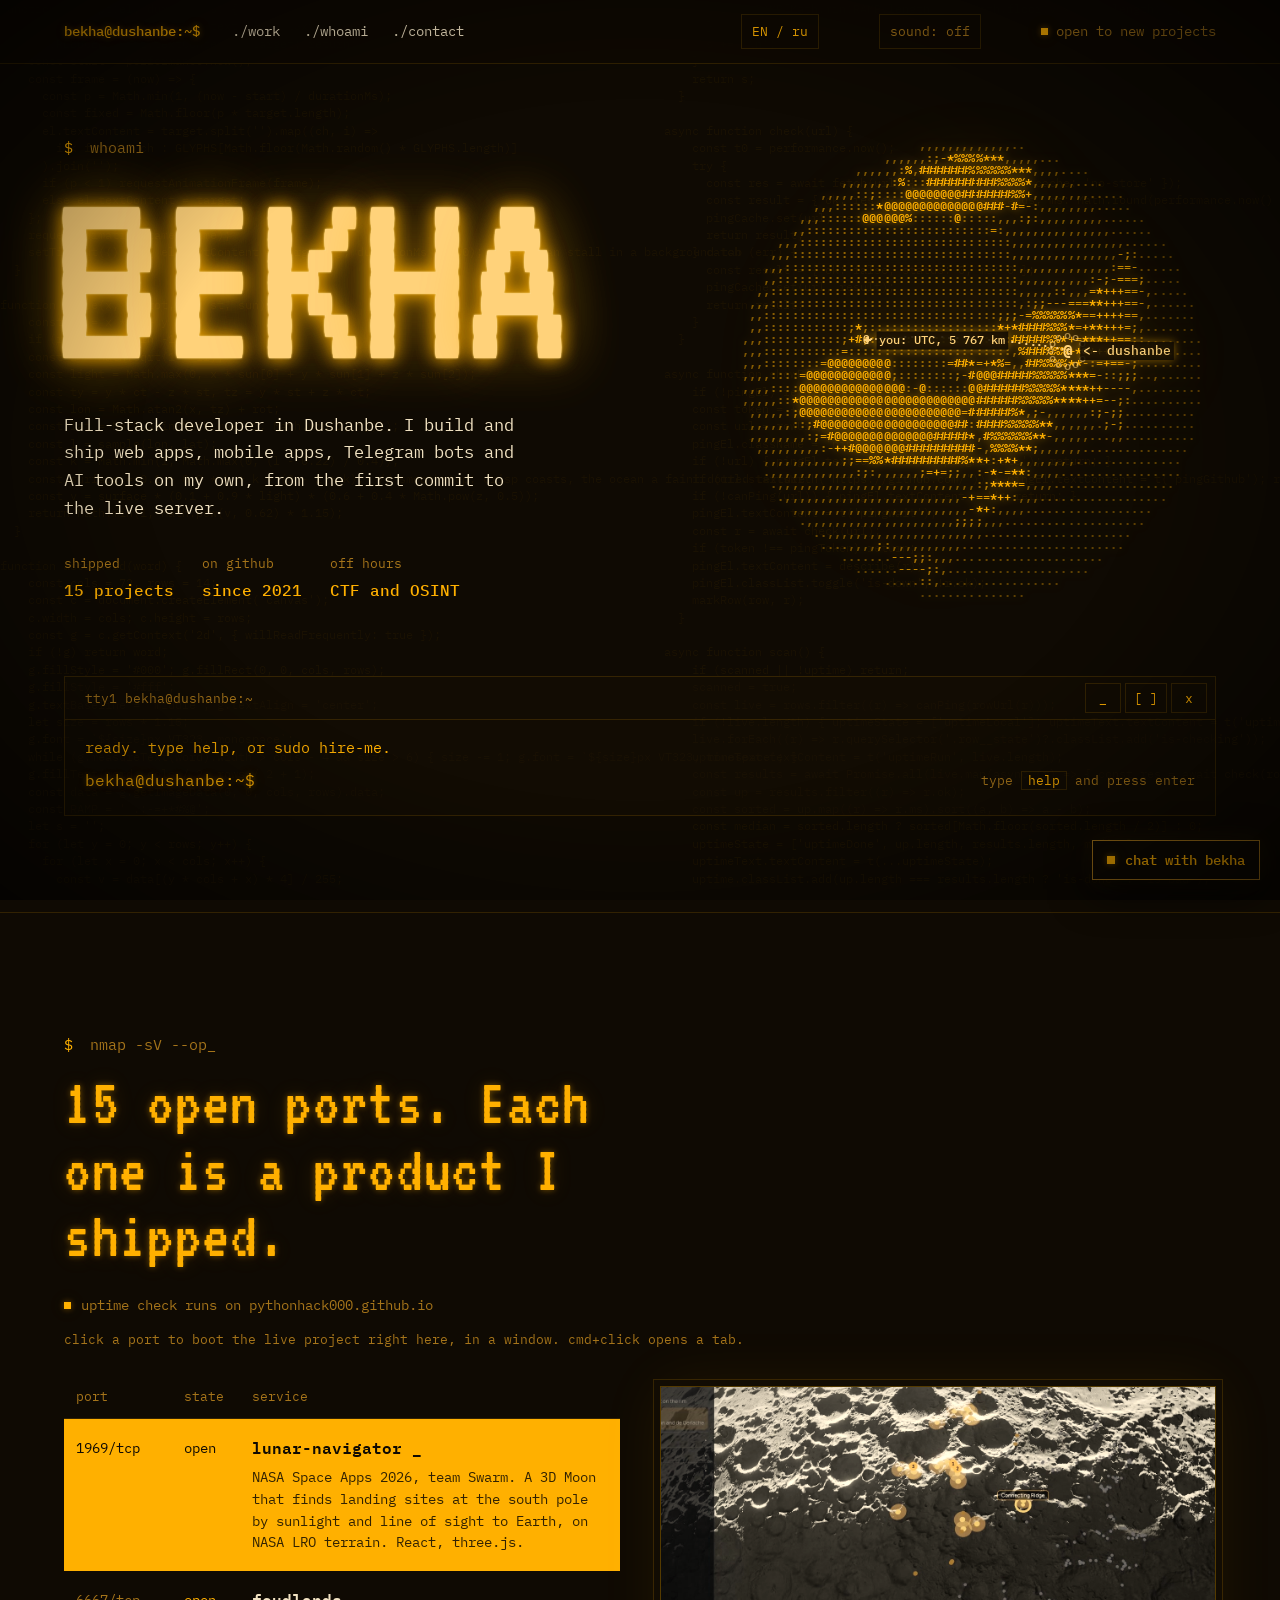
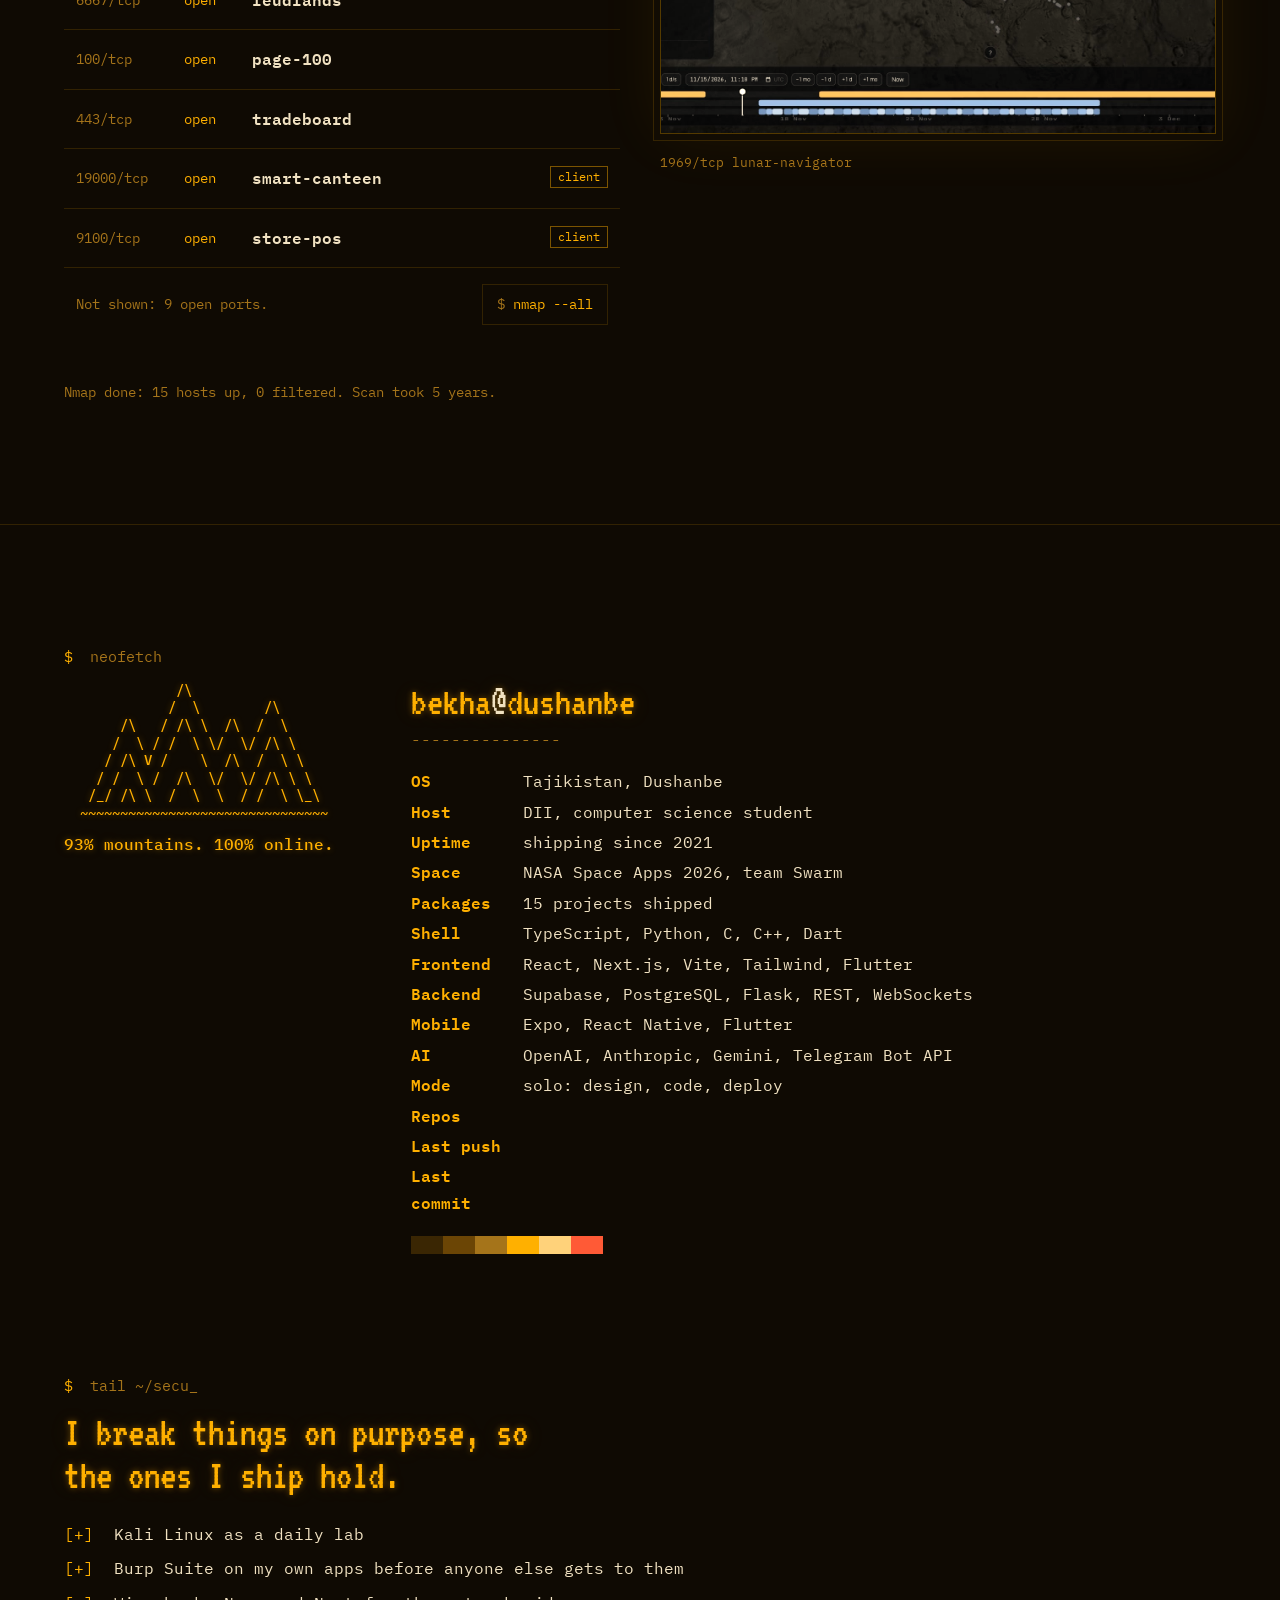
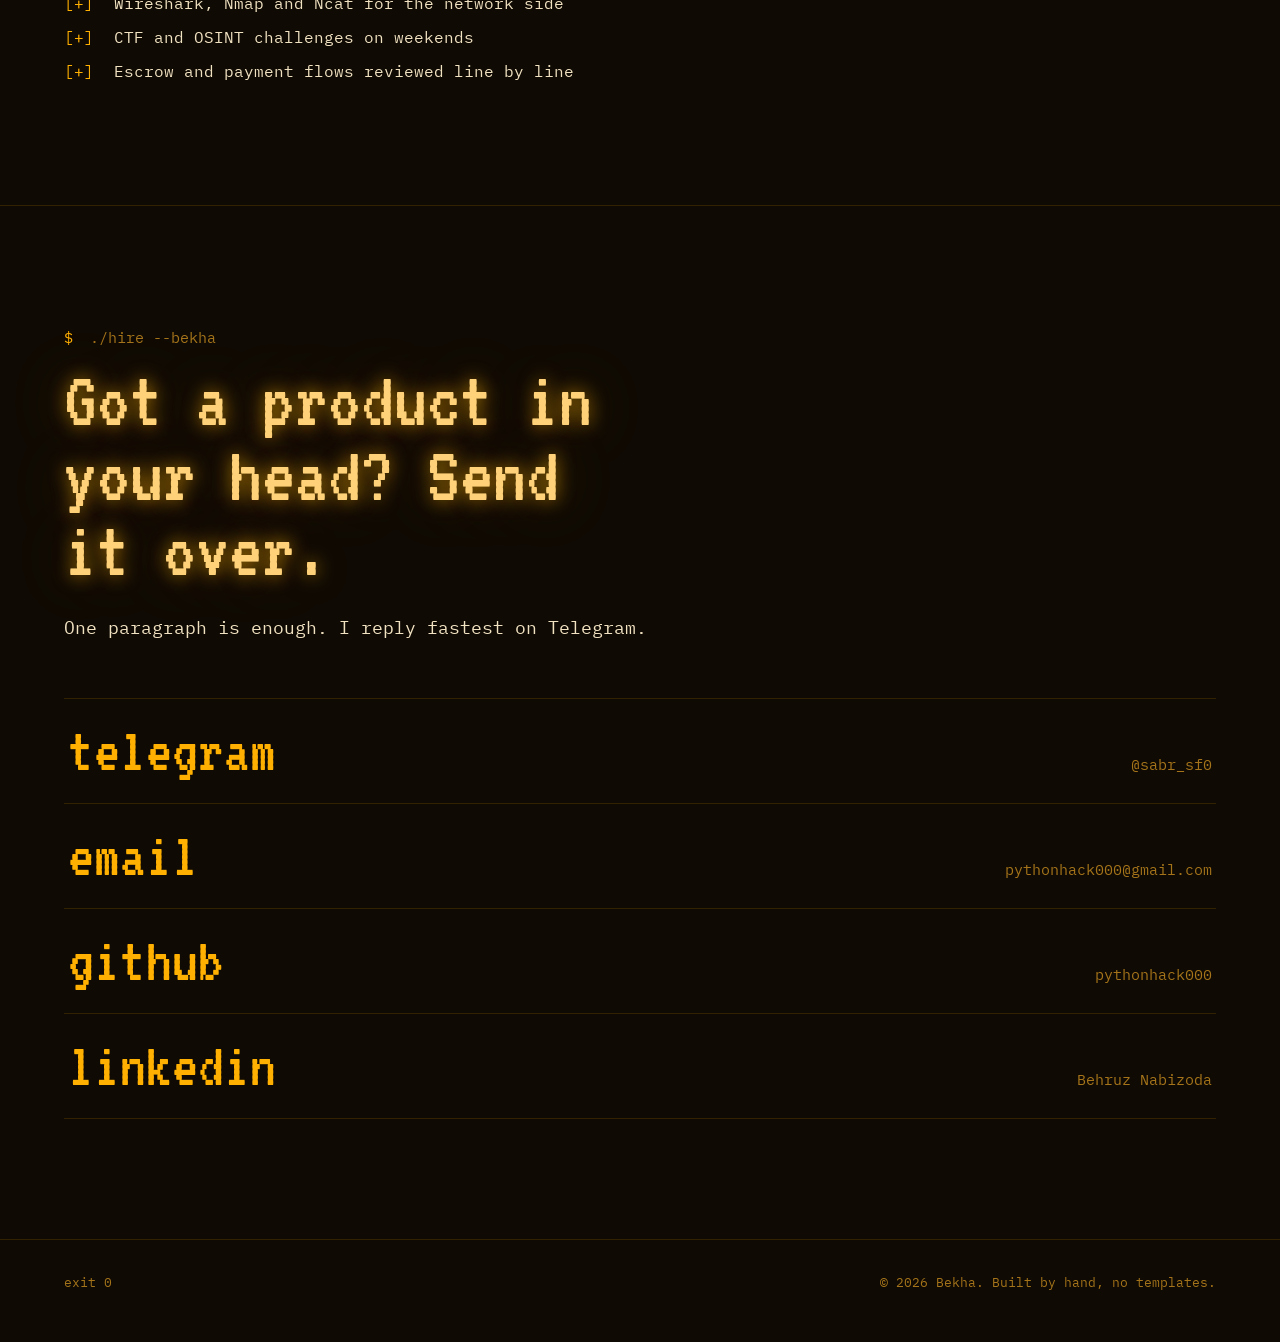
<file: index.html>
<!doctype html>
<html lang="en">
<head>
<meta charset="utf-8">
<meta name="viewport" content="width=device-width, initial-scale=1, viewport-fit=cover">
<title>Bekha — full-stack developer in Dushanbe</title>
<meta name="description" content="Bekha builds and ships web apps, mobile apps, Telegram bots and AI tools from Dushanbe. Type help in the terminal.">
<meta property="og:type" content="website">
<meta property="og:title" content="Bekha — full-stack developer in Dushanbe">
<meta property="og:description" content="Web apps, mobile apps, bots and AI tools, built and shipped solo.">
<meta property="og:image" content="https://pythonhack000.github.io/share.jpg">
<meta name="twitter:card" content="summary_large_image">
<meta name="theme-color" content="#0f0a03">
<link rel="icon" href="favicon.svg" type="image/svg+xml">
<link rel="preconnect" href="https://fonts.googleapis.com">
<link rel="preconnect" href="https://fonts.gstatic.com" crossorigin>
<link href="https://fonts.googleapis.com/css2?family=IBM+Plex+Mono:wght@400;500;600&family=Pixelify+Sans:wght@400;500&family=VT323&display=swap" rel="stylesheet">
<link rel="stylesheet" href="style.css?v=29">
<script>
  try {
    if (sessionStorage.getItem('seen')) document.documentElement.classList.add('seen');
    var t = localStorage.getItem('theme'); if (t) document.documentElement.dataset.theme = t;
    if (!sessionStorage.getItem('intro') && !matchMedia('(prefers-reduced-motion: reduce)').matches) document.documentElement.classList.add('intro-on', 'seen');
  } catch (e) { /* storage blocked: show the intro, default theme */ }
</script>
</head>
<body>
<!-- TODO before deploy: remove the debug note. flag{v13w_th3_s0urc3_250a8c75} -->
<div class="intro" id="intro" aria-hidden="true">
  <canvas></canvas>
  <pre class="intro__log"></pre>
  <p class="intro__lock"></p>
  <div class="intro__title"><p class="intro__name"></p><p class="intro__sub"></p></div>
  <p class="intro__skip" data-i18n="introSkip">press any key to skip</p>
</div>
<div class="power" aria-hidden="true"></div>
<div class="src" aria-hidden="true"><pre class="src__dim" id="srcDim"></pre><pre class="src__lit" id="srcLit"></pre></div>
<a class="skip" href="#work" data-i18n="skip">Skip to projects</a>

<header class="bar">
  <a class="bar__home" href="#top">bekha@dushanbe:~$</a>
  <nav class="bar__nav" aria-label="Main">
    <a href="#work">./work</a>
    <a href="#whoami">./whoami</a>
    <a href="#contact">./contact</a>
  </nav>
  <p class="bar__prog" id="prog" aria-hidden="true">[--------------------]   0%</p>
  <button type="button" class="bar__lang" id="langBtn">EN / ru</button>
  <button type="button" class="bar__sound" id="soundBtn" aria-pressed="false">sound: off</button>
  <p class="bar__status"><span class="led" aria-hidden="true"></span><span data-i18n="status">open to new projects</span></p>
</header>

<main id="top">
  <!-- HERO: the terminal -->
  <section class="hero" aria-labelledby="name">
    <div class="hero__grid">
      <div class="hero__copy">
        <p class="prompt"><span class="prompt__ps">$</span> whoami</p>
        <h1 id="name" class="name" data-i18n="name" data-text="BEKHA">BEKHA</h1>
        <p class="lead" data-i18n="lead">Full-stack developer in Dushanbe. I build and ship web apps, mobile apps, Telegram bots and AI tools on my own, from the first commit to the live server.</p>
        <dl class="facts">
          <div><dt data-i18n="factShipped">shipped</dt><dd data-i18n="factShippedV">15 projects</dd></div>
          <div><dt data-i18n="factGithub">on github</dt><dd data-i18n="factGithubV">since 2021</dd></div>
          <div><dt data-i18n="factOff">off hours</dt><dd data-i18n="factOffV">CTF and OSINT</dd></div>
        </dl>
      </div>
      <figure class="torus" aria-hidden="true">
        <canvas id="globe" class="moon" width="440" height="440"></canvas>
      </figure>
    </div>

    <div class="term" id="term">
      <div class="term__bar">
        <span class="term__title" id="termTitle">tty1  bekha@dushanbe:~</span>
        <div class="term__btns">
          <button type="button" data-win="min" aria-label="Minimise the terminal" aria-pressed="false">_</button>
          <button type="button" data-win="max" aria-label="Full-screen terminal" aria-pressed="false">[ ]</button>
          <button type="button" data-win="close" aria-label="Close the terminal">x</button>
        </div>
      </div>
      <div class="term__body">
        <div class="term__out" id="termOut" role="log" aria-live="polite" aria-label="Terminal output"></div>
        <form class="term__line" id="termForm" autocomplete="off">
          <label class="term__ps" id="termPs" for="termIn">bekha@dushanbe:~$</label>
          <span class="term__field">
            <input id="termIn" class="term__in" type="text" spellcheck="false" autocapitalize="off" aria-describedby="termHint">
            <span class="term__suggest" id="termSuggest" aria-hidden="true"><span class="term__typed"></span><span class="term__rest"></span></span>
          </span>
          <span class="term__hint" id="termHint"><span data-i18n="hintA">type</span> <kbd>help</kbd> <span data-i18n="hintB">and press enter</span></span>
        </form>
      </div>
      <button type="button" class="term__respawn" id="termRespawn" hidden>[process exited with code 0]  respawn the shell</button>
    </div>
  </section>

  <!-- WORK: nmap output -->
  <section class="work" id="work" aria-labelledby="work-h">
    <p class="cmd"><span class="prompt__ps">$</span> nmap -sV --open bekha/work</p>
    <h2 id="work-h" class="h2" data-i18n="workH" data-text="">15 open ports. Each one is a product I shipped.</h2>
    <p class="uptime" id="uptime"><span class="led" aria-hidden="true"></span><span id="uptimeText" data-i18n="uptimeWait">uptime check runs when you scroll here</span></p>
    <p class="work-hint" data-i18n="workHint">click a port to boot the live project right here, in a window. cmd+click opens a tab.</p>

    <div class="scan">
      <div class="scan__head" aria-hidden="true">
        <span>port</span><span>state</span><span>service</span><span>version</span>
      </div>
      <ol class="scan__rows" id="scanRows">
        <li class="row is-on" data-shot="img/work-lunar.jpg" data-alt="Lunar Site Navigator: candidate landing sites glowing on the Moon's south pole">
          <a class="row__link" href="https://pythonhack000.github.io/lunar-navigator/">
            <span class="row__port">1969/tcp</span><span class="row__state">open</span>
            <span class="row__name">lunar-navigator</span>
            <span class="row__ver" data-i18n="rowLunar">NASA Space Apps 2026, team Swarm. A 3D Moon that finds landing sites at the south pole by sunlight and line of sight to Earth, on NASA LRO terrain. React, three.js.</span>
          </a>
        </li>
        <li class="row" data-ascii="FEUD" data-alt="Feudlands">
          <a class="row__link" href="https://www.reddit.com/r/feudlands_dev/comments/1y4sw8n/feudlands_day_1_cats_or_dogs_pick_a_side_and_take/">
            <span class="row__port">6667/tcp</span><span class="row__state">open</span>
            <span class="row__name">feudlands</span>
            <span class="row__ver" data-i18n="rowFeud">A daily war over a hand-drawn island, played inside a Reddit post. The whole subreddit fights for the same map, and the best arguments become the battle cries that win hexes. Devvit Web.</span>
          </a>
        </li>
        <li class="row" data-ascii="P100" data-alt="Page 100">
          <a class="row__link" href="https://pythonhack000.github.io/page-100/">
            <span class="row__port">100/tcp</span><span class="row__state">open</span>
            <span class="row__name">page-100</span>
            <span class="row__ver" data-i18n="rowPage100">Teletext, resurrected: live news, weather and exchange rates on a 40 x 24 screen, about 1 KB a page, so it loads on 2G. TypeScript, Vite.</span>
          </a>
        </li>
        <li class="row" data-shot="img/work-tradevision.jpg" data-alt="TRADEBOARD: a daily Bitcoin chart with drawing tools">
          <a class="row__link" href="https://pythonhack000.github.io/tradevision/">
            <span class="row__port">443/tcp</span><span class="row__state">open</span>
            <span class="row__name">tradeboard</span>
            <span class="row__ver" data-i18n="rowTrade">AI draws trendlines and zones on a live chart while it explains them. React, TypeScript, four AI providers.</span>
          </a>
        </li>
        <li class="row" data-ascii="CANTEEN" data-alt="Smart Canteen">
          <div class="row__link" tabindex="0">
            <span class="row__port">19000/tcp</span><span class="row__state">open</span>
            <span class="row__name">smart-canteen</span><span class="row__tag" data-i18n="tagClient">client</span>
            <span class="row__ver" data-i18n="rowCanteen">Lunch ordering app for a university canteen, with bonuses and live order status. Expo, React Native, Supabase.</span>
          </div>
        </li>
        <li class="row" data-ascii="POS" data-alt="Store POS">
          <div class="row__link" tabindex="0">
            <span class="row__port">9100/tcp</span><span class="row__state">open</span>
            <span class="row__name">store-pos</span><span class="row__tag" data-i18n="tagClient">client</span>
            <span class="row__ver" data-i18n="rowPos">Desktop point of sale for a shop in Dushanbe: till, stock and manager in one app, replacing three old Windows programs. Electron, React, local Postgres.</span>
          </div>
        </li>
        <li class="row row--more" style="--n:0" data-ascii="CRUMPLE" data-alt="Crumple">
          <a class="row__link" href="https://github.com/pythonhack000/crumple">
            <span class="row__port">7777/tcp</span><span class="row__state">open</span>
            <span class="row__name">crumple</span>
            <span class="row__ver" data-i18n="rowCrumple">A daily trick-shot puzzle drawn in ballpoint pen. Every miss stays on the shared table, so you can bank off other players' balls. Phaser, Devvit, Reddit.</span>
          </a>
        </li>
        <li class="row row--more" style="--n:1" data-ascii="BLINK" data-alt="SPHEREx Blink">
          <a class="row__link" href="https://pythonhack000.github.io/spherex-blink/">
            <span class="row__port">1930/tcp</span><span class="row__state">open</span>
            <span class="row__name">spherex-blink</span>
            <span class="row__ver" data-i18n="rowBlink">NASA Space Apps 2026. A blink comparator for NASA SPHEREx: enter a sky position and its exposures play like a video, so moving objects stand out. Python, JavaScript.</span>
          </a>
        </li>
        <li class="row row--more" style="--n:2" data-ascii="CALL" data-alt="Answering Machine">
          <a class="row__link" href="https://pythonhack000.github.io/answering-machine/">
            <span class="row__port">5060/tcp</span><span class="row__state">open</span>
            <span class="row__name">answering-machine</span>
            <span class="row__ver" data-i18n="rowMachine">The answering machine, back with a brain. Strangers call a link, the machine screens them, flags scams and takes a confirmed callback number.</span>
          </a>
        </li>
        <li class="row row--more" style="--n:3" data-shot="img/work-bozor-hero.jpg" data-alt="AccBozor: a marketplace for game accounts">
          <a class="row__link" href="https://pythonhack000.github.io/bozor/">
            <span class="row__port">8080/tcp</span><span class="row__state">open</span>
            <span class="row__name">accbozor</span>
            <span class="row__ver" data-i18n="rowBozor">Game and Steam account marketplace for Tajikistan. Escrow holds the money until the buyer confirms. Next.js, Supabase.</span>
          </a>
        </li>
        <li class="row row--more" style="--n:4" data-ascii="BYSABR" data-alt="bysabr">
          <a class="row__link" href="https://pythonhack000.github.io/bysabr-shop/">
            <span class="row__port">4242/tcp</span><span class="row__state">open</span>
            <span class="row__name">bysabr</span>
            <span class="row__ver" data-i18n="rowSabr">Fashion store with catalog, checkout and an admin panel that syncs across devices. JavaScript, Supabase.</span>
          </a>
        </li>
        <li class="row row--more" style="--n:5" data-shot="img/work-takhtabozor.jpg" data-alt="Takhtabozor: stock and debts for a timber yard">
          <a class="row__link" href="https://pythonhack000.github.io/takhtabozor/">
            <span class="row__port">5173/tcp</span><span class="row__state">open</span>
            <span class="row__name">takhtabozor</span><span class="row__tag" data-i18n="tagClient">client</span>
            <span class="row__ver" data-i18n="rowTakhta">Stock, sales and customer debts for a timber yard, counted in somoni. React, Vite, Tailwind.</span>
          </a>
        </li>
        <li class="row row--more" style="--n:6" data-shot="img/work-gym.jpg" data-alt="FLEX: one membership for many gyms in Dushanbe">
          <a class="row__link" href="https://pythonhack000.github.io/gym/">
            <span class="row__port">3000/tcp</span><span class="row__state">open</span>
            <span class="row__name">flex</span>
            <span class="row__ver" data-i18n="rowFlex">One pay-per-visit pass for gyms across Dushanbe. Landing page, clickable app and the pricing research behind it.</span>
          </a>
        </li>
        <li class="row row--more" style="--n:7" data-ascii="SIGNAL" data-alt="TradeSignal bot">
          <div class="row__link" tabindex="0">
            <span class="row__port">8443/tcp</span><span class="row__state">open</span>
            <span class="row__name">tradesignal-bot</span>
            <span class="row__ver" data-i18n="rowSignal">Telegram bot that reads the market with OpenAI and runs around the clock on a VPS. Python, FFmpeg.</span>
          </div>
        </li>
        <li class="row row--more" style="--n:8" data-ascii="DII" data-alt="DII Campus">
          <a class="row__link" href="https://pythonhack000.github.io/dii-campus/">
            <span class="row__port">80/tcp</span><span class="row__state">open</span>
            <span class="row__name">dii-campus</span>
            <span class="row__ver" data-i18n="rowDii">Student app for my university. Plain HTML, CSS and JavaScript, no dependencies.</span>
          </a>
        </li>
        <li class="scan__more">
          <span class="scan__more-note"><span class="when-top" data-i18n="scanMoreNote">Not shown: 9 open ports.</span><span class="when-all" data-i18n="scanMoreNoteAll">Showing all 15 open ports.</span></span>
          <button type="button" class="scan__more-btn" id="scanMore" aria-expanded="false" aria-controls="scanRows"><span class="when-top" data-i18n="scanMoreAll">nmap --all</span><span class="when-all" data-i18n="scanMoreTop">nmap --top</span></button>
        </li>
      </ol>

      <figure class="screen" aria-live="polite">
        <div class="screen__crt">
          <img id="shot" src="img/work-lunar.jpg" alt="Lunar Site Navigator: candidate landing sites glowing on the Moon's south pole" width="1312" height="820">
          <pre id="shotAscii" class="screen__ascii" hidden></pre>
        </div>
        <figcaption><span id="shotCap">1969/tcp  lunar-navigator</span><span id="ping" class="ping"></span></figcaption>
      </figure>
    </div>
    <p class="done" data-i18n="scanDone">Nmap done: 15 hosts up, 0 filtered. Scan took 5 years.</p>
  </section>

  <!-- WHOAMI: neofetch -->
  <section class="who" id="whoami" aria-labelledby="who-h">
    <p class="cmd"><span class="prompt__ps">$</span> neofetch</p>
    <h2 id="who-h" class="sr">About Bekha</h2>
    <div class="neo">
<div class="neo__left">
<pre class="neo__art" aria-hidden="true">
              /\
             /  \        /\
       /\   / /\ \  /\  /  \
      /  \ / /  \ \/  \/ /\ \
     / /\ V /    \  /\  /  \ \
    / /  \ /  /\  \/  \/ /\ \ \
   /_/ /\ \  /  \  \  / /  \ \_\
  ~~~~~~~~~~~~~~~~~~~~~~~~~~~~~~~
</pre>
<p class="neo__cap" data-i18n="neoArt">93% mountains. 100% online.</p>
</div>
      <div class="neo__info">
        <p class="neo__user">bekha<span>@</span>dushanbe</p>
        <p class="neo__rule" aria-hidden="true">---------------</p>
        <dl class="neo__list">
          <div><dt>OS</dt><dd data-i18n="neoOS">Tajikistan, Dushanbe</dd></div>
          <div><dt>Host</dt><dd data-i18n="neoHost">DII, computer science student</dd></div>
          <div><dt>Uptime</dt><dd data-i18n="neoUptime">shipping since 2021</dd></div>
          <div><dt>Space</dt><dd data-i18n="neoSpace">NASA Space Apps 2026, team Swarm</dd></div>
          <div><dt>Packages</dt><dd data-i18n="neoPkgs">15 projects shipped</dd></div>
          <div><dt>Shell</dt><dd>TypeScript, Python, C, C++, Dart</dd></div>
          <div><dt>Frontend</dt><dd>React, Next.js, Vite, Tailwind, Flutter</dd></div>
          <div><dt>Backend</dt><dd>Supabase, PostgreSQL, Flask, REST, WebSockets</dd></div>
          <div><dt>Mobile</dt><dd>Expo, React Native, Flutter</dd></div>
          <div><dt>AI</dt><dd>OpenAI, Anthropic, Gemini, Telegram Bot API</dd></div>
          <div><dt>Mode</dt><dd data-i18n="neoMode">solo: design, code, deploy</dd></div>
          <div id="ghRepos" hidden><dt>Repos</dt><dd></dd></div>
          <div id="ghPush" hidden><dt>Last push</dt><dd></dd></div>
          <div id="ghCommit" hidden><dt>Last commit</dt><dd></dd></div>
        </dl>
        <p class="neo__swatch" aria-hidden="true"><i></i><i></i><i></i><i></i><i></i><i></i></p>
      </div>
    </div>

    <div class="sec">
      <p class="cmd"><span class="prompt__ps">$</span> tail ~/security.log</p>
      <h3 class="h3" data-i18n="secH" data-text="">I break things on purpose, so the ones I ship hold.</h3>
      <ul class="log">
        <li><span class="ok">[+]</span> <span data-i18n="log1">Kali Linux as a daily lab</span></li>
        <li><span class="ok">[+]</span> <span data-i18n="log2">Burp Suite on my own apps before anyone else gets to them</span></li>
        <li><span class="ok">[+]</span> <span data-i18n="log3">Wireshark, Nmap and Ncat for the network side</span></li>
        <li><span class="ok">[+]</span> <span data-i18n="log4">CTF and OSINT challenges on weekends</span></li>
        <li><span class="ok">[+]</span> <span data-i18n="log5">Escrow and payment flows reviewed line by line</span></li>
      </ul>
    </div>
  </section>

  <!-- CONTACT -->
  <section class="contact" id="contact" aria-labelledby="contact-h">
    <p class="cmd"><span class="prompt__ps">$</span> ./hire --bekha</p>
    <h2 id="contact-h" class="contact__h" data-i18n="contactH" data-text="">Got a product in your head? Send it over.</h2>
    <p class="contact__lead" data-i18n="contactLead">One paragraph is enough. I reply fastest on Telegram.</p>
    <ul class="links">
      <li><a class="big" href="https://t.me/sabr_sf0"><b class="big__label" data-text="telegram">telegram</b><span>@sabr_sf0</span></a></li>
      <li><a class="big" href="mailto:pythonhack000@gmail.com"><b class="big__label" data-text="email">email</b><span>pythonhack000@gmail.com</span></a></li>
      <li><a class="big" href="https://github.com/pythonhack000"><b class="big__label" data-text="github">github</b><span>pythonhack000</span></a></li>
      <li><a class="big" href="https://www.linkedin.com/in/behruz-nabizoda-669491238/"><b class="big__label" data-text="linkedin">linkedin</b><span>Behruz Nabizoda</span></a></li>
    </ul>
  </section>
</main>

<footer class="foot">
  <p>exit 0</p>
  <p data-i18n="foot">&copy; 2026 Bekha. Built by hand, no templates.</p>
</footer>

<script src="i18n.js?v=12" defer></script>
<script src="earth-map.js?v=1" defer></script>
<script src="globe.js?v=9" defer></script>
<script src="intro.js?v=4" defer></script>
<script src="sound.js?v=5" defer></script>
<script src="extras.js?v=14" defer></script>
<script src="config.js?v=2" defer></script>
<script src="script.js?v=29" defer></script>
<script src="ctf.js?v=1" defer></script>
<script src="chat.js?v=9" defer></script>
<script src="gitlog.js?v=2" defer></script>
<script src="resume.js?v=3" defer></script>
<script src="fx.js?v=7" defer></script>
<script src="os.js?v=2" defer></script>
</body>
</html>
</file>
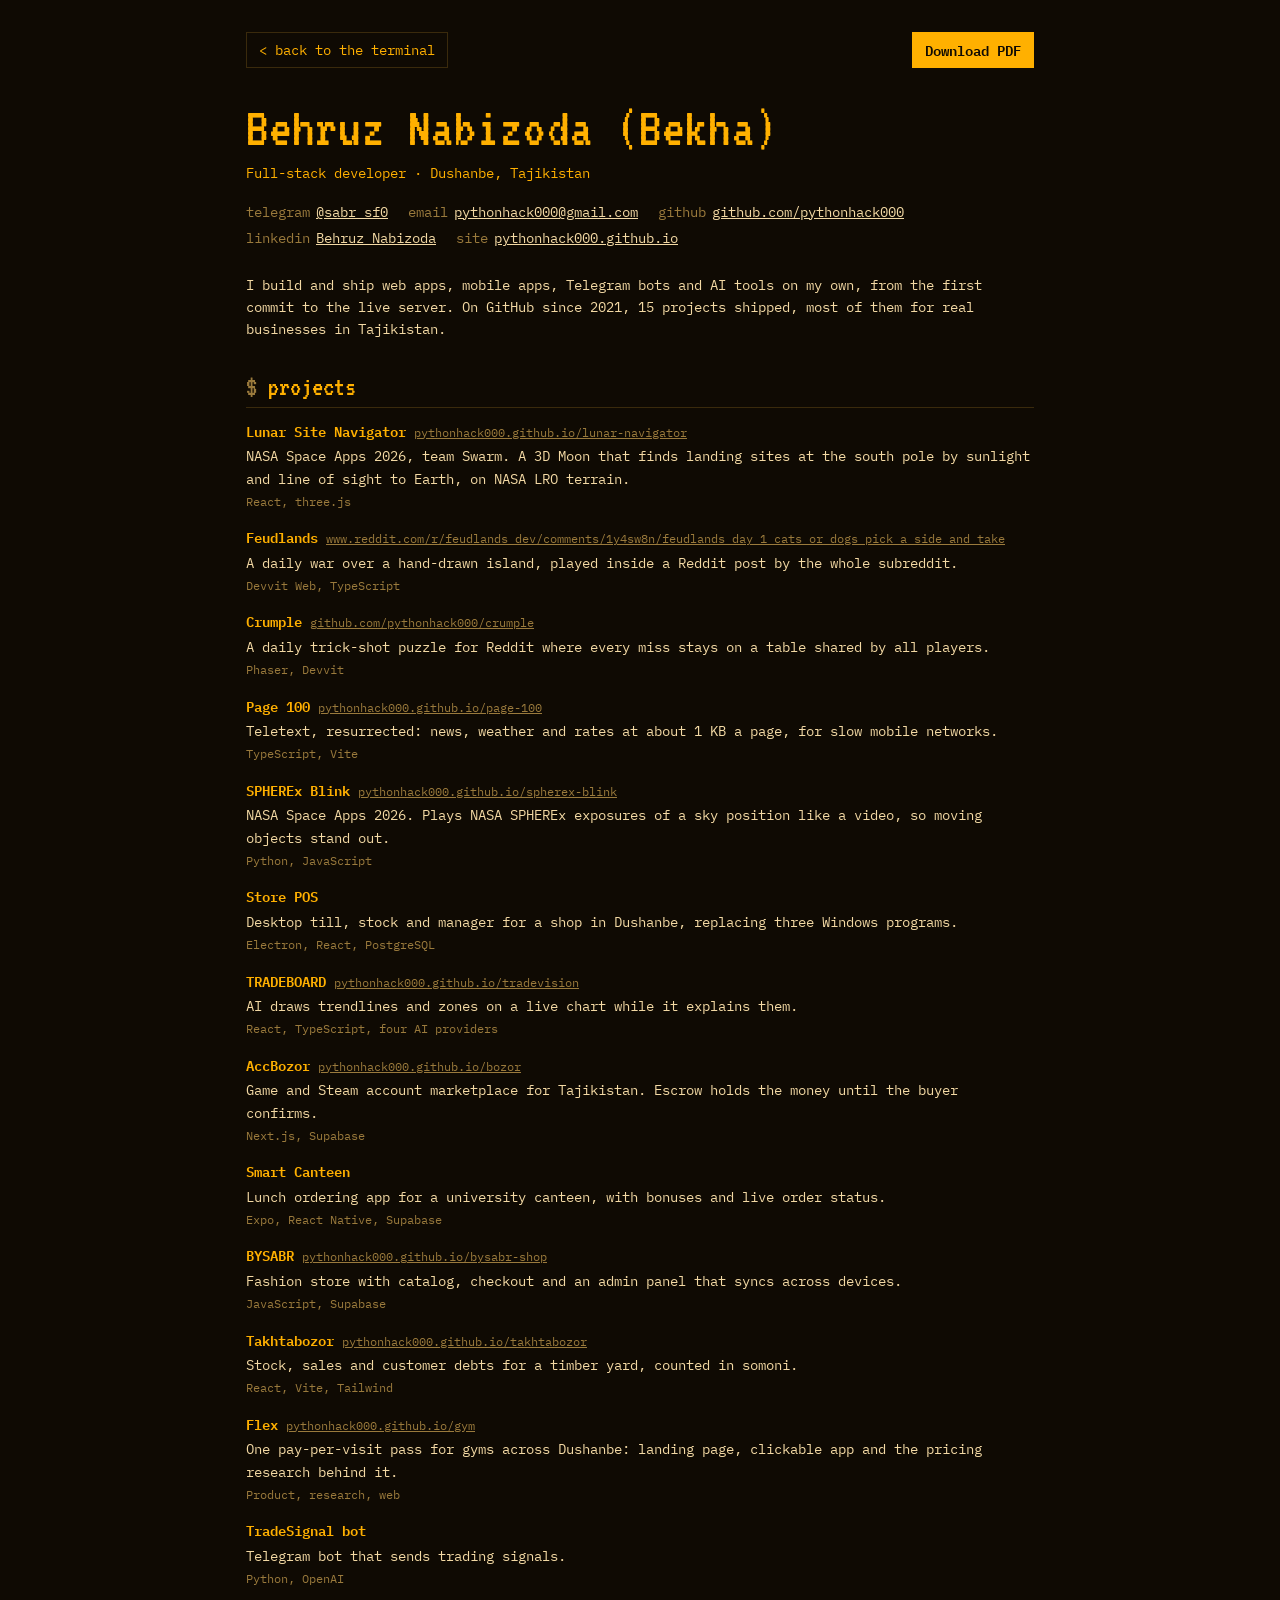
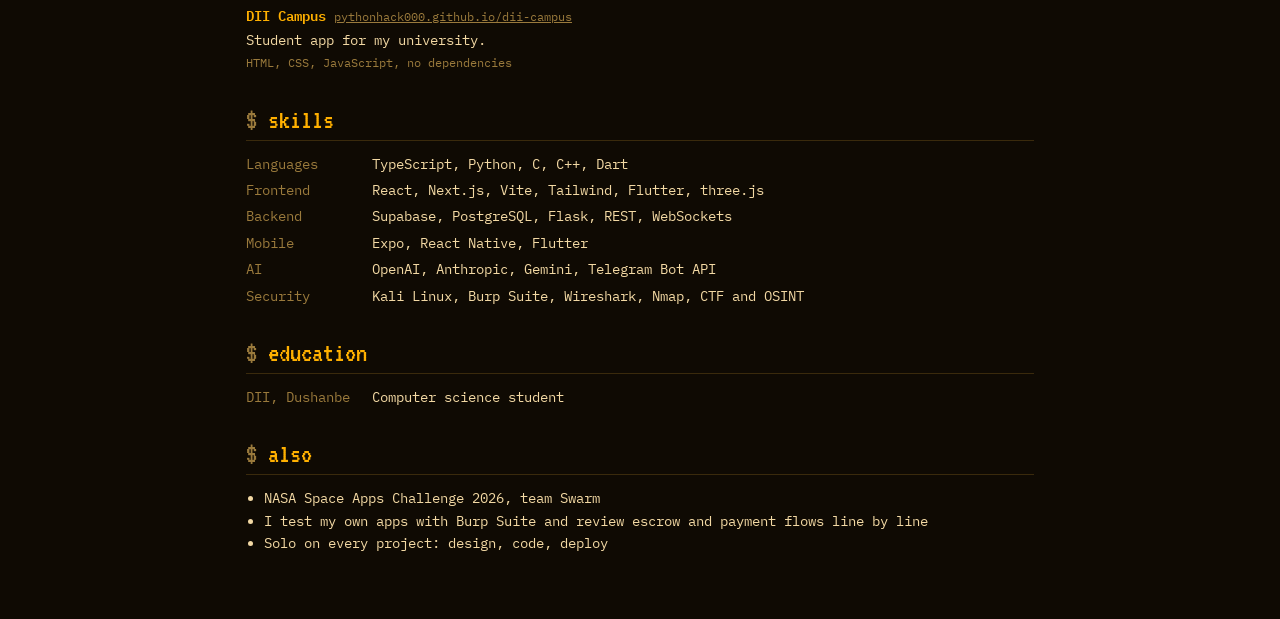
<file: resume.html>
<!doctype html>
<html lang="en">
<head>
<meta charset="utf-8">
<meta name="viewport" content="width=device-width, initial-scale=1">
<title>Behruz Nabizoda (Bekha) — resume</title>
<meta name="description" content="Resume of Behruz Nabizoda (Bekha), full-stack developer in Dushanbe.">
<link rel="icon" href="favicon.svg" type="image/svg+xml">
<link rel="preconnect" href="https://fonts.googleapis.com">
<link rel="preconnect" href="https://fonts.gstatic.com" crossorigin>
<link href="https://fonts.googleapis.com/css2?family=IBM+Plex+Mono:wght@400;500;600&family=VT323&display=swap" rel="stylesheet">
<style>
  :root { --bg: #0f0a03; --fg: #ffb000; --text: #f3d9a4; --dim: #9a7a3c; --line: #3a2a0c; }
  * { box-sizing: border-box; }
  body { margin: 0; background: var(--bg); color: var(--text); font: 14px/1.6 'IBM Plex Mono', ui-monospace, monospace; }
  main { max-width: 820px; margin: 0 auto; padding: 32px 16px 64px; }
  .bar { display: flex; justify-content: space-between; gap: 12px; margin-bottom: 32px; flex-wrap: wrap; }
  .bar a, .bar button { font: inherit; color: var(--fg); background: none; border: 1px solid var(--line); padding: 6px 12px; cursor: pointer; text-decoration: none; }
  .bar a:hover, .bar button:hover { border-color: var(--fg); }
  .bar button { background: var(--fg); color: var(--bg); border-color: var(--fg); font-weight: 600; }
  h1 { font: 56px/1 VT323, monospace; color: var(--fg); margin: 0; letter-spacing: 0.02em; }
  .role { color: var(--fg); margin: 6px 0 16px; }
  .contacts { display: flex; flex-wrap: wrap; gap: 4px 20px; padding: 0; margin: 0 0 24px; list-style: none; }
  .contacts a { color: var(--text); }
  .contacts span { color: var(--dim); margin-right: 6px; }
  h2 { font: 28px/1 VT323, monospace; color: var(--fg); margin: 32px 0 12px; border-bottom: 1px solid var(--line); padding-bottom: 6px; }
  h2::before { content: '$ '; color: var(--dim); }
  .proj { margin: 0 0 14px; break-inside: avoid; }
  .proj b { color: var(--fg); font-weight: 600; }
  .proj a { color: var(--dim); font-size: 12px; margin-left: 8px; }
  .proj p { margin: 2px 0 0; }
  .proj small { color: var(--dim); }
  dl { display: grid; grid-template-columns: 110px 1fr; gap: 4px 16px; margin: 0; }
  dt { color: var(--dim); }
  dd { margin: 0; }
  ul.plain { margin: 0; padding-left: 18px; }
  @media (max-width: 560px) { h1 { font-size: 44px; } dl { grid-template-columns: 1fr; } dt { margin-top: 6px; } }
  @media print {
    @page { margin: 14mm; }
    :root { --bg: #fff; --fg: #000; --text: #111; --dim: #555; --line: #ccc; }
    body { font-size: 10.5pt; }
    main { padding: 0; max-width: none; }
    .bar { display: none; }
    h1 { font-size: 40pt; }
    h2 { margin-top: 18px; }
    a { text-decoration: none; }
  }
</style>
</head>
<body>
<main>
  <div class="bar">
    <a href="./">&lt; back to the terminal</a>
    <button type="button" id="pdf">Download PDF</button>
  </div>
  <h1 id="name"></h1>
  <p class="role" id="role"></p>
  <ul class="contacts" id="contacts"></ul>
  <p id="summary"></p>
  <h2>projects</h2>
  <div id="projects"></div>
  <h2>skills</h2>
  <dl id="skills"></dl>
  <h2>education</h2>
  <dl id="education"></dl>
  <h2>also</h2>
  <ul class="plain" id="extra"></ul>
</main>
<script src="resume.js?v=3"></script>
<script>
  (() => {
    const R = window.BEKHA_RESUME;
    const $ = (id) => document.getElementById(id);
    const el = (tag, text, attrs) => { const n = document.createElement(tag); if (text) n.textContent = text; Object.assign(n, attrs || {}); return n; };
    $('name').textContent = R.name;
    $('role').textContent = `${R.title} · ${R.location}`;
    R.contacts.forEach(([k, label, href]) => {
      const li = el('li'); li.append(el('span', k), el('a', label, { href, rel: 'noopener' })); $('contacts').appendChild(li);
    });
    $('summary').textContent = R.summary;
    R.projects.forEach(([name, what, stack, url]) => {
      const d = el('div', null, { className: 'proj' });
      d.appendChild(el('b', name));
      if (url) d.appendChild(el('a', url.replace(/^https?:\/\//, '').replace(/\/$/, ''), { href: url, rel: 'noopener' }));
      d.appendChild(el('p', what));
      d.appendChild(el('small', stack));
      $('projects').appendChild(d);
    });
    R.skills.forEach(([k, v]) => $('skills').append(el('dt', k), el('dd', v)));
    R.education.forEach(([where, what]) => $('education').append(el('dt', where), el('dd', what)));
    R.extra.forEach((x) => $('extra').appendChild(el('li', x)));
    $('pdf').addEventListener('click', () => window.print());
  })();
</script>
</body>
</html>
</file>
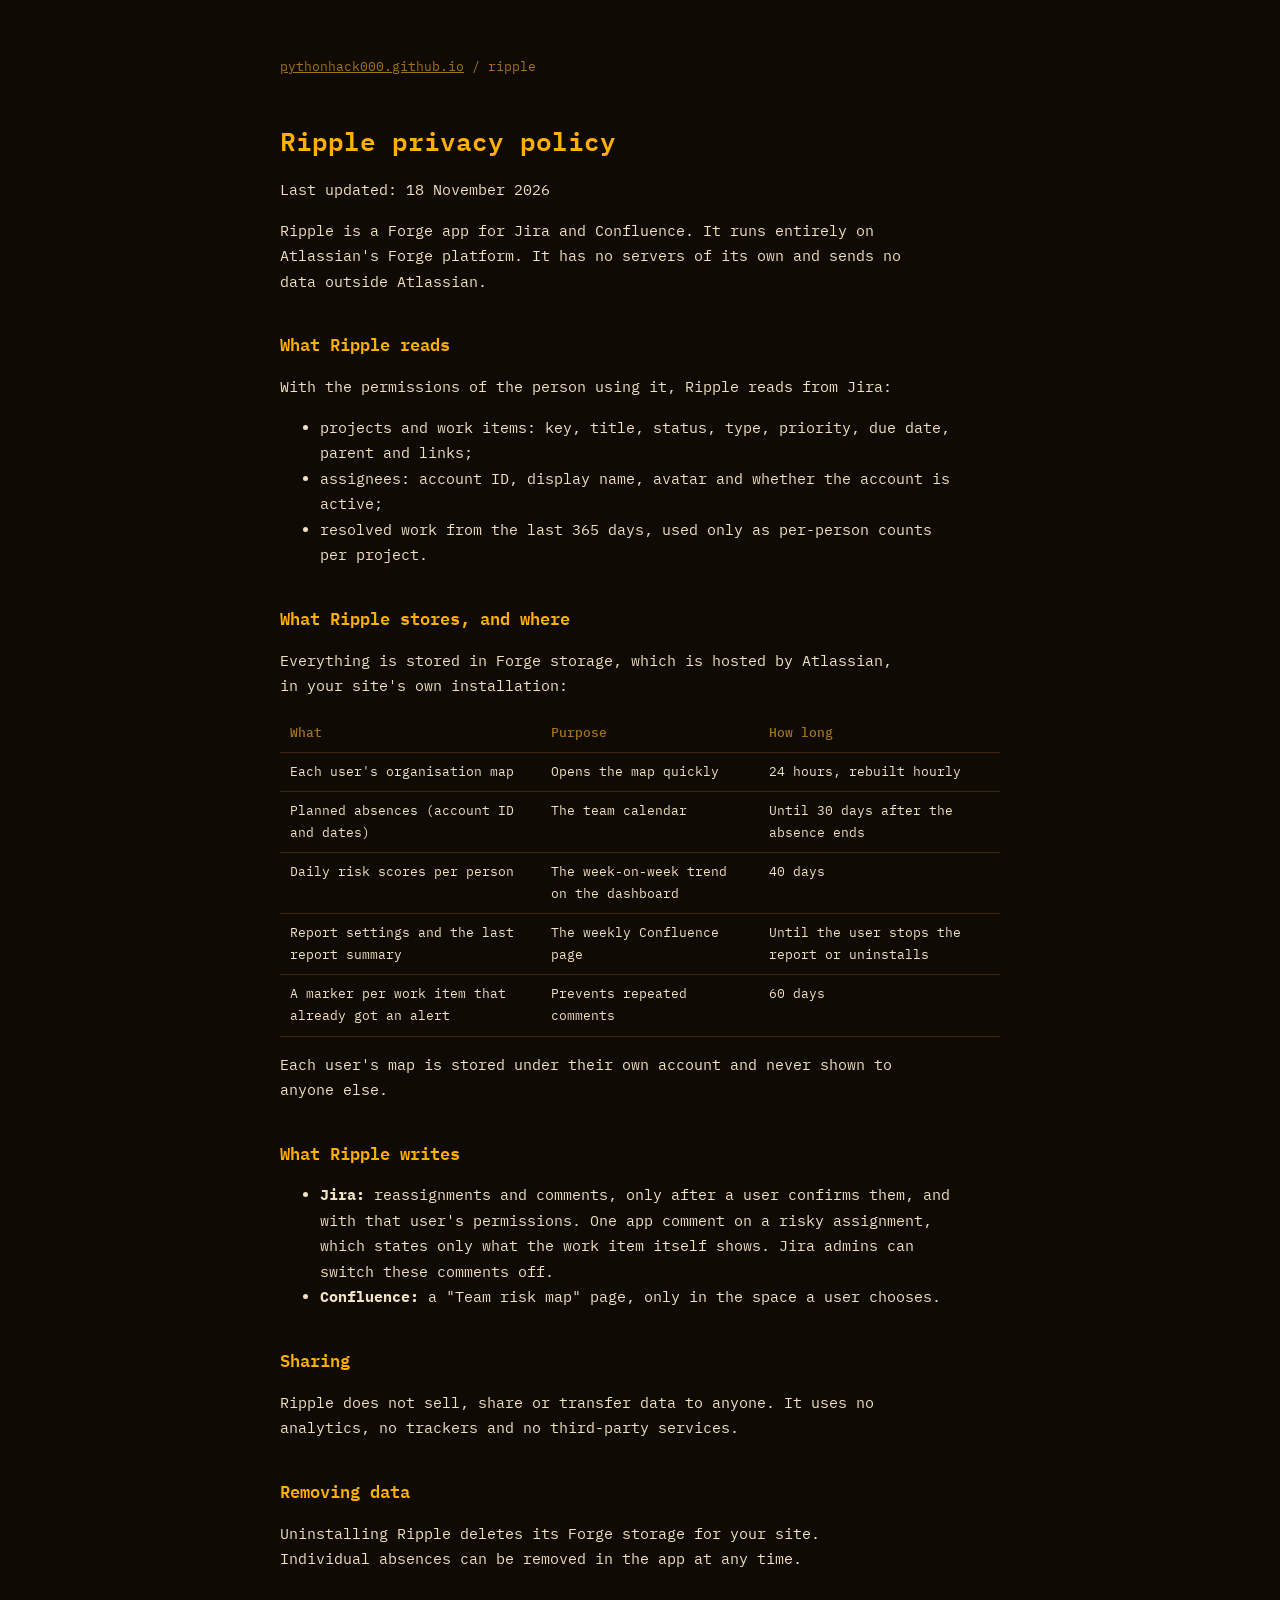
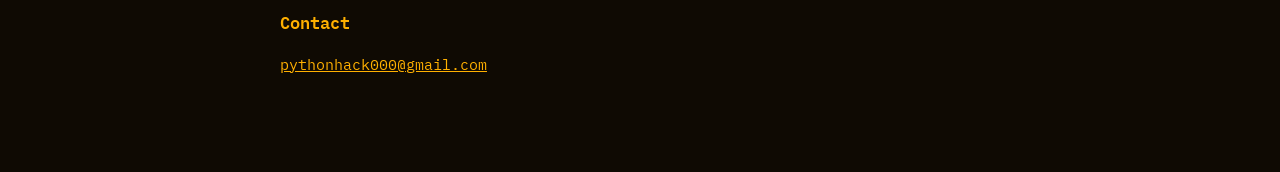
<file: ripple/privacy.html>
<!doctype html>
<html lang="en">
<head>
<meta charset="utf-8">
<meta name="viewport" content="width=device-width, initial-scale=1">
<title>Ripple privacy policy</title>
<link rel="icon" href="../favicon.svg">
<link rel="preconnect" href="https://fonts.googleapis.com">
<link href="https://fonts.googleapis.com/css2?family=IBM+Plex+Mono:wght@400;500;600&display=swap" rel="stylesheet">
<style>
  :root { --void: #0f0a03; --amber: #ffb000; --dim: #a5741a; --text: #f1e2c2; --line: #3a2a0c; }
  * { box-sizing: border-box; }
  body { margin: 0; background: var(--void); color: var(--text); font: 400 15px/1.7 "IBM Plex Mono", ui-monospace, Menlo, monospace; }
  main { max-width: 760px; margin: 0 auto; padding: 56px 20px 80px; }
  nav { margin-bottom: 40px; font-size: 13px; color: var(--dim); }
  nav a { color: var(--dim); }
  h1 { color: var(--amber); font-size: 26px; font-weight: 600; margin: 0 0 8px; }
  h2 { color: var(--amber); font-size: 17px; font-weight: 600; margin: 36px 0 8px; }
  p, li { max-width: 70ch; }
  a { color: var(--amber); }
  table { width: 100%; border-collapse: collapse; margin: 12px 0; font-size: 13px; }
  th, td { text-align: left; padding: 8px 10px; border-bottom: 1px solid var(--line); vertical-align: top; }
  th { color: var(--dim); font-weight: 500; }
  @media (max-width: 600px) { table, thead, tbody, tr, td, th { display: block; } thead { display: none; } td { border: 0; padding: 2px 0; } tr { border-bottom: 1px solid var(--line); padding: 8px 0; } }
</style>
</head>
<body>
<main>
<nav><a href="../">pythonhack000.github.io</a> / ripple</nav>
<h1>Ripple privacy policy</h1>
<p>Last updated: 18 November 2026</p>
<p>Ripple is a Forge app for Jira and Confluence. It runs entirely on Atlassian&#x27;s Forge platform. It has no servers of its own and sends no data outside Atlassian.</p>
<h2>What Ripple reads</h2>
<p>With the permissions of the person using it, Ripple reads from Jira:</p>
<ul><li>projects and work items: key, title, status, type, priority, due date, parent and links;</li><li>assignees: account ID, display name, avatar and whether the account is active;</li><li>resolved work from the last 365 days, used only as per-person counts per project.</li></ul>
<h2>What Ripple stores, and where</h2>
<p>Everything is stored in Forge storage, which is hosted by Atlassian, in your site&#x27;s own installation:</p>
<table><thead><tr><th>What</th><th>Purpose</th><th>How long</th></tr></thead><tbody><tr><td>Each user&#x27;s organisation map</td><td>Opens the map quickly</td><td>24 hours, rebuilt hourly</td></tr><tr><td>Planned absences (account ID and dates)</td><td>The team calendar</td><td>Until 30 days after the absence ends</td></tr><tr><td>Daily risk scores per person</td><td>The week-on-week trend on the dashboard</td><td>40 days</td></tr><tr><td>Report settings and the last report summary</td><td>The weekly Confluence page</td><td>Until the user stops the report or uninstalls</td></tr><tr><td>A marker per work item that already got an alert</td><td>Prevents repeated comments</td><td>60 days</td></tr></tbody></table>
<p>Each user&#x27;s map is stored under their own account and never shown to anyone else.</p>
<h2>What Ripple writes</h2>
<ul><li><strong>Jira:</strong> reassignments and comments, only after a user confirms them, and with that user&#x27;s permissions. One app comment on a risky assignment, which states only what the work item itself shows. Jira admins can switch these comments off.</li><li><strong>Confluence:</strong> a &quot;Team risk map&quot; page, only in the space a user chooses.</li></ul>
<h2>Sharing</h2>
<p>Ripple does not sell, share or transfer data to anyone. It uses no analytics, no trackers and no third-party services.</p>
<h2>Removing data</h2>
<p>Uninstalling Ripple deletes its Forge storage for your site. Individual absences can be removed in the app at any time.</p>
<h2>Contact</h2>
<p><a href="mailto:pythonhack000@gmail.com">pythonhack000@gmail.com</a></p>
</main>
</body>
</html>
</file>
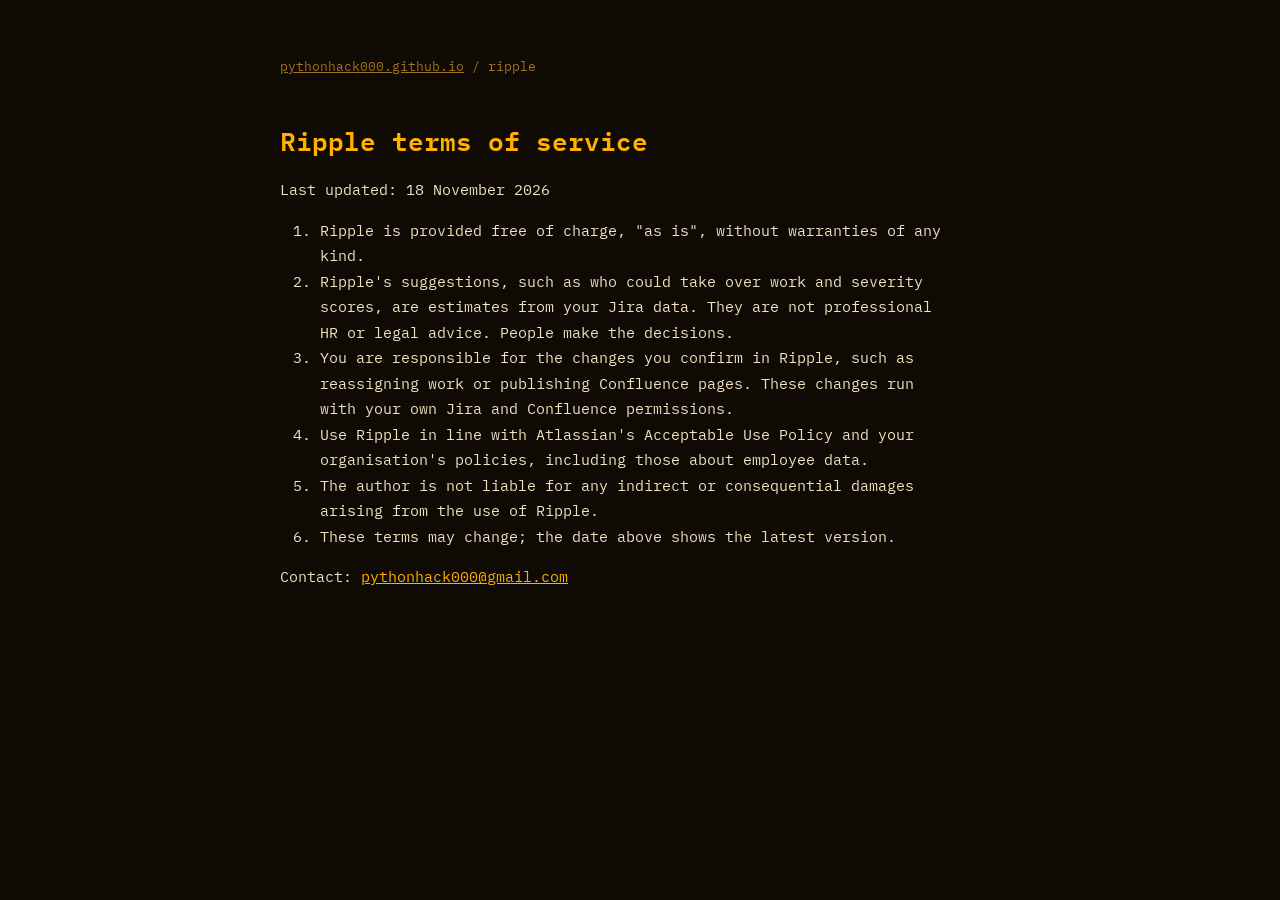
<file: ripple/terms.html>
<!doctype html>
<html lang="en">
<head>
<meta charset="utf-8">
<meta name="viewport" content="width=device-width, initial-scale=1">
<title>Ripple terms of service</title>
<link rel="icon" href="../favicon.svg">
<link rel="preconnect" href="https://fonts.googleapis.com">
<link href="https://fonts.googleapis.com/css2?family=IBM+Plex+Mono:wght@400;500;600&display=swap" rel="stylesheet">
<style>
  :root { --void: #0f0a03; --amber: #ffb000; --dim: #a5741a; --text: #f1e2c2; --line: #3a2a0c; }
  * { box-sizing: border-box; }
  body { margin: 0; background: var(--void); color: var(--text); font: 400 15px/1.7 "IBM Plex Mono", ui-monospace, Menlo, monospace; }
  main { max-width: 760px; margin: 0 auto; padding: 56px 20px 80px; }
  nav { margin-bottom: 40px; font-size: 13px; color: var(--dim); }
  nav a { color: var(--dim); }
  h1 { color: var(--amber); font-size: 26px; font-weight: 600; margin: 0 0 8px; }
  h2 { color: var(--amber); font-size: 17px; font-weight: 600; margin: 36px 0 8px; }
  p, li { max-width: 70ch; }
  a { color: var(--amber); }
  table { width: 100%; border-collapse: collapse; margin: 12px 0; font-size: 13px; }
  th, td { text-align: left; padding: 8px 10px; border-bottom: 1px solid var(--line); vertical-align: top; }
  th { color: var(--dim); font-weight: 500; }
  @media (max-width: 600px) { table, thead, tbody, tr, td, th { display: block; } thead { display: none; } td { border: 0; padding: 2px 0; } tr { border-bottom: 1px solid var(--line); padding: 8px 0; } }
</style>
</head>
<body>
<main>
<nav><a href="../">pythonhack000.github.io</a> / ripple</nav>
<h1>Ripple terms of service</h1>
<p>Last updated: 18 November 2026</p>
<ol><li>Ripple is provided free of charge, &quot;as is&quot;, without warranties of any kind.</li><li>Ripple&#x27;s suggestions, such as who could take over work and severity scores, are estimates from your Jira data. They are not professional HR or legal advice. People make the decisions.</li><li>You are responsible for the changes you confirm in Ripple, such as reassigning work or publishing Confluence pages. These changes run with your own Jira and Confluence permissions.</li><li>Use Ripple in line with Atlassian&#x27;s Acceptable Use Policy and your organisation&#x27;s policies, including those about employee data.</li><li>The author is not liable for any indirect or consequential damages arising from the use of Ripple.</li><li>These terms may change; the date above shows the latest version.</li></ol>
<p>Contact: <a href="mailto:pythonhack000@gmail.com">pythonhack000@gmail.com</a></p>
</main>
</body>
</html>
</file>
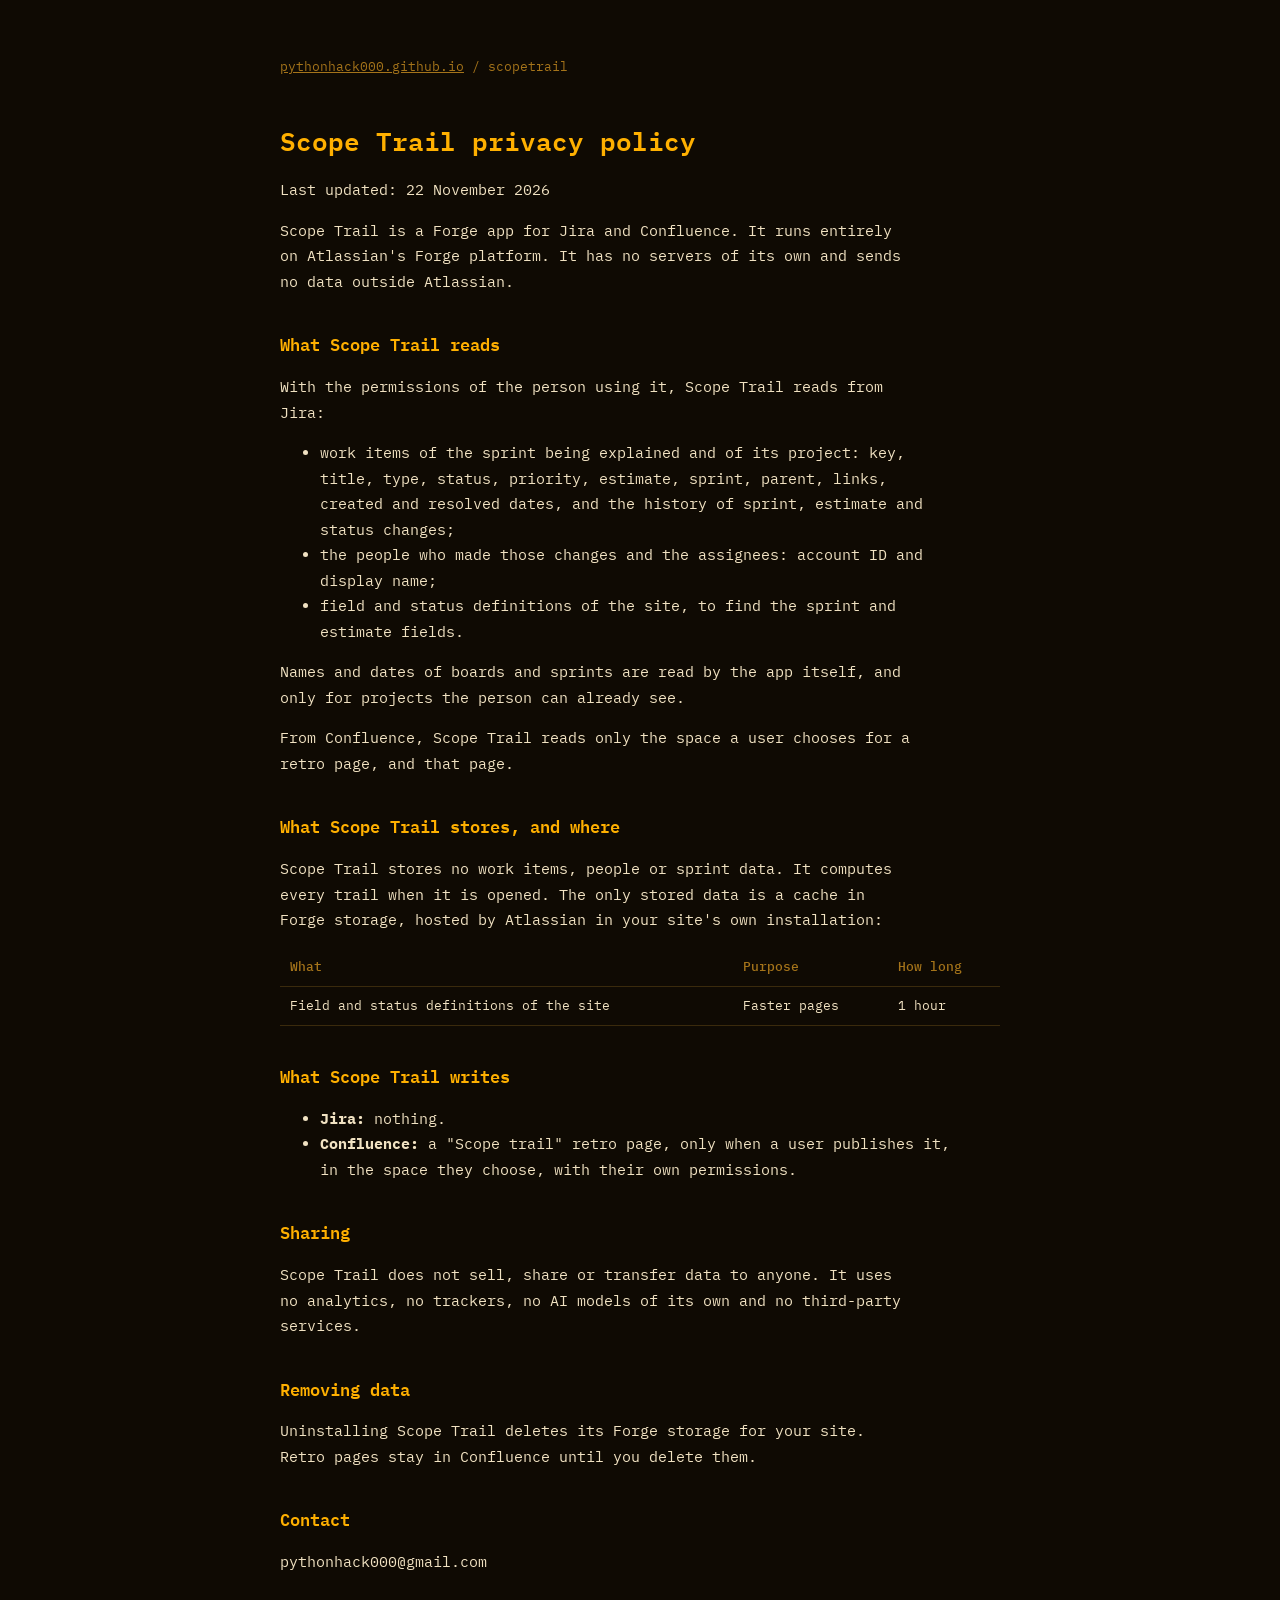
<file: scopetrail/privacy.html>
<!doctype html>
<html lang="en">
<head>
<meta charset="utf-8">
<meta name="viewport" content="width=device-width, initial-scale=1">
<title>Scope Trail privacy policy</title>
<link rel="icon" href="../favicon.svg">
<link rel="preconnect" href="https://fonts.googleapis.com">
<link href="https://fonts.googleapis.com/css2?family=IBM+Plex+Mono:wght@400;500;600&display=swap" rel="stylesheet">
<style>
  :root { --void: #0f0a03; --amber: #ffb000; --dim: #a5741a; --text: #f1e2c2; --line: #3a2a0c; }
  * { box-sizing: border-box; }
  body { margin: 0; background: var(--void); color: var(--text); font: 400 15px/1.7 "IBM Plex Mono", ui-monospace, Menlo, monospace; }
  main { max-width: 760px; margin: 0 auto; padding: 56px 20px 80px; }
  nav { margin-bottom: 40px; font-size: 13px; color: var(--dim); }
  nav a { color: var(--dim); }
  h1 { color: var(--amber); font-size: 26px; font-weight: 600; margin: 0 0 8px; }
  h2 { color: var(--amber); font-size: 17px; font-weight: 600; margin: 36px 0 8px; }
  p, li { max-width: 70ch; }
  a { color: var(--amber); }
  table { width: 100%; border-collapse: collapse; margin: 12px 0; font-size: 13px; }
  th, td { text-align: left; padding: 8px 10px; border-bottom: 1px solid var(--line); vertical-align: top; }
  th { color: var(--dim); font-weight: 500; }
  @media (max-width: 600px) { table, thead, tbody, tr, td, th { display: block; } thead { display: none; } td { border: 0; padding: 2px 0; } tr { border-bottom: 1px solid var(--line); padding: 8px 0; } }
</style>
</head>
<body>
<main>
<nav><a href="../">pythonhack000.github.io</a> / scopetrail</nav>
<h1>Scope Trail privacy policy</h1>
<p>Last updated: 22 November 2026</p>
<p>Scope Trail is a Forge app for Jira and Confluence. It runs entirely on Atlassian&#x27;s Forge platform. It has no servers of its own and sends no data outside Atlassian.</p>
<h2>What Scope Trail reads</h2>
<p>With the permissions of the person using it, Scope Trail reads from Jira:</p>
<ul><li>work items of the sprint being explained and of its project: key, title, type, status, priority, estimate, sprint, parent, links, created and resolved dates, and the history of sprint, estimate and status changes;</li><li>the people who made those changes and the assignees: account ID and display name;</li><li>field and status definitions of the site, to find the sprint and estimate fields.</li></ul>
<p>Names and dates of boards and sprints are read by the app itself, and only for projects the person can already see.</p>
<p>From Confluence, Scope Trail reads only the space a user chooses for a retro page, and that page.</p>
<h2>What Scope Trail stores, and where</h2>
<p>Scope Trail stores no work items, people or sprint data. It computes every trail when it is opened. The only stored data is a cache in Forge storage, hosted by Atlassian in your site&#x27;s own installation:</p>
<table><thead><tr><th>What</th><th>Purpose</th><th>How long</th></tr></thead><tbody><tr><td>Field and status definitions of the site</td><td>Faster pages</td><td>1 hour</td></tr></tbody></table>
<h2>What Scope Trail writes</h2>
<ul><li><strong>Jira:</strong> nothing.</li><li><strong>Confluence:</strong> a &quot;Scope trail&quot; retro page, only when a user publishes it, in the space they choose, with their own permissions.</li></ul>
<h2>Sharing</h2>
<p>Scope Trail does not sell, share or transfer data to anyone. It uses no analytics, no trackers, no AI models of its own and no third-party services.</p>
<h2>Removing data</h2>
<p>Uninstalling Scope Trail deletes its Forge storage for your site. Retro pages stay in Confluence until you delete them.</p>
<h2>Contact</h2>
<p>pythonhack000@gmail.com</p>
</main>
</body>
</html>
</file>
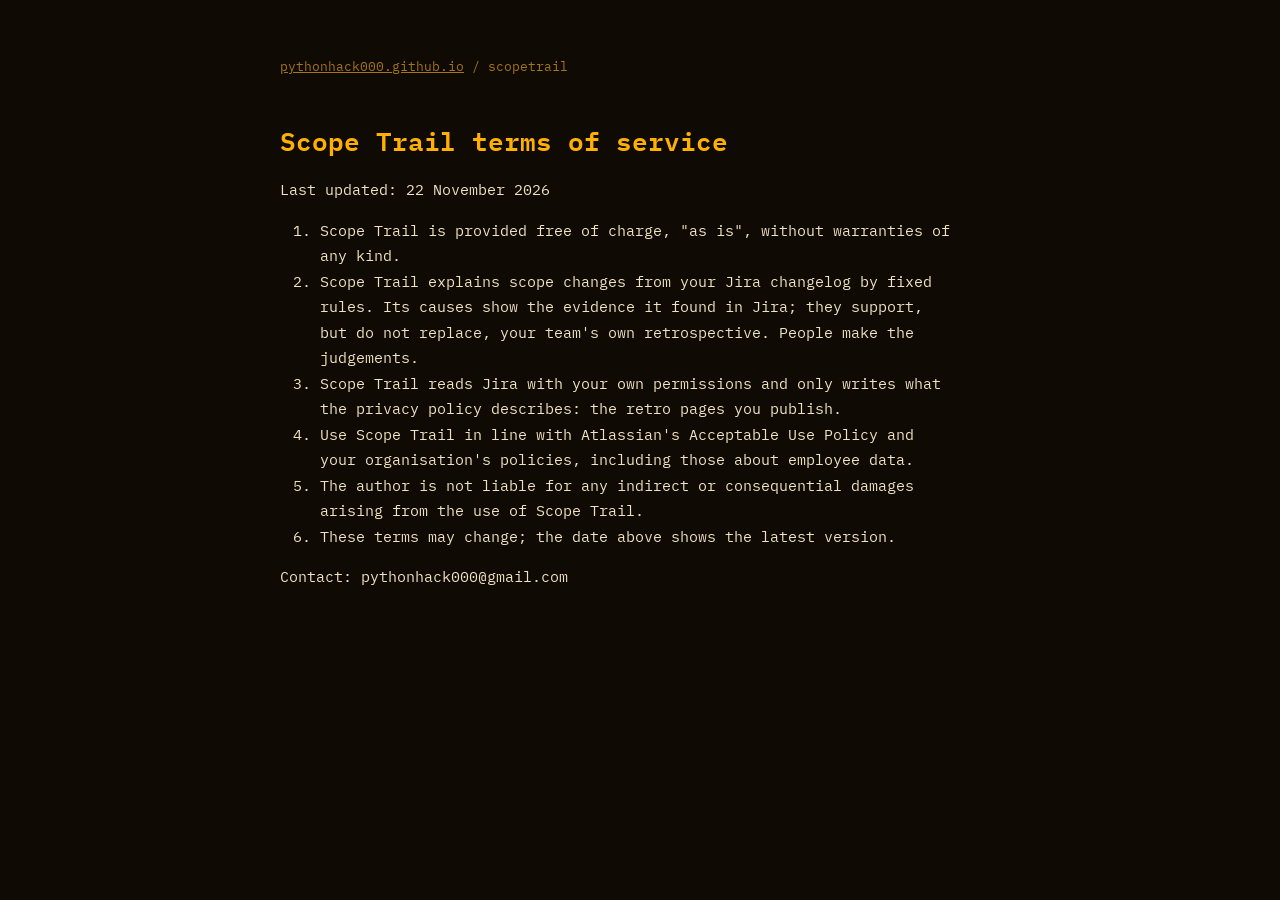
<file: scopetrail/terms.html>
<!doctype html>
<html lang="en">
<head>
<meta charset="utf-8">
<meta name="viewport" content="width=device-width, initial-scale=1">
<title>Scope Trail terms of service</title>
<link rel="icon" href="../favicon.svg">
<link rel="preconnect" href="https://fonts.googleapis.com">
<link href="https://fonts.googleapis.com/css2?family=IBM+Plex+Mono:wght@400;500;600&display=swap" rel="stylesheet">
<style>
  :root { --void: #0f0a03; --amber: #ffb000; --dim: #a5741a; --text: #f1e2c2; --line: #3a2a0c; }
  * { box-sizing: border-box; }
  body { margin: 0; background: var(--void); color: var(--text); font: 400 15px/1.7 "IBM Plex Mono", ui-monospace, Menlo, monospace; }
  main { max-width: 760px; margin: 0 auto; padding: 56px 20px 80px; }
  nav { margin-bottom: 40px; font-size: 13px; color: var(--dim); }
  nav a { color: var(--dim); }
  h1 { color: var(--amber); font-size: 26px; font-weight: 600; margin: 0 0 8px; }
  h2 { color: var(--amber); font-size: 17px; font-weight: 600; margin: 36px 0 8px; }
  p, li { max-width: 70ch; }
  a { color: var(--amber); }
  table { width: 100%; border-collapse: collapse; margin: 12px 0; font-size: 13px; }
  th, td { text-align: left; padding: 8px 10px; border-bottom: 1px solid var(--line); vertical-align: top; }
  th { color: var(--dim); font-weight: 500; }
  @media (max-width: 600px) { table, thead, tbody, tr, td, th { display: block; } thead { display: none; } td { border: 0; padding: 2px 0; } tr { border-bottom: 1px solid var(--line); padding: 8px 0; } }
</style>
</head>
<body>
<main>
<nav><a href="../">pythonhack000.github.io</a> / scopetrail</nav>
<h1>Scope Trail terms of service</h1>
<p>Last updated: 22 November 2026</p>
<ol><li>Scope Trail is provided free of charge, &quot;as is&quot;, without warranties of any kind.</li><li>Scope Trail explains scope changes from your Jira changelog by fixed rules. Its causes show the evidence it found in Jira; they support, but do not replace, your team&#x27;s own retrospective. People make the judgements.</li><li>Scope Trail reads Jira with your own permissions and only writes what the privacy policy describes: the retro pages you publish.</li><li>Use Scope Trail in line with Atlassian&#x27;s Acceptable Use Policy and your organisation&#x27;s policies, including those about employee data.</li><li>The author is not liable for any indirect or consequential damages arising from the use of Scope Trail.</li><li>These terms may change; the date above shows the latest version.</li></ol>
<p>Contact: pythonhack000@gmail.com</p>
</main>
</body>
</html>
</file>
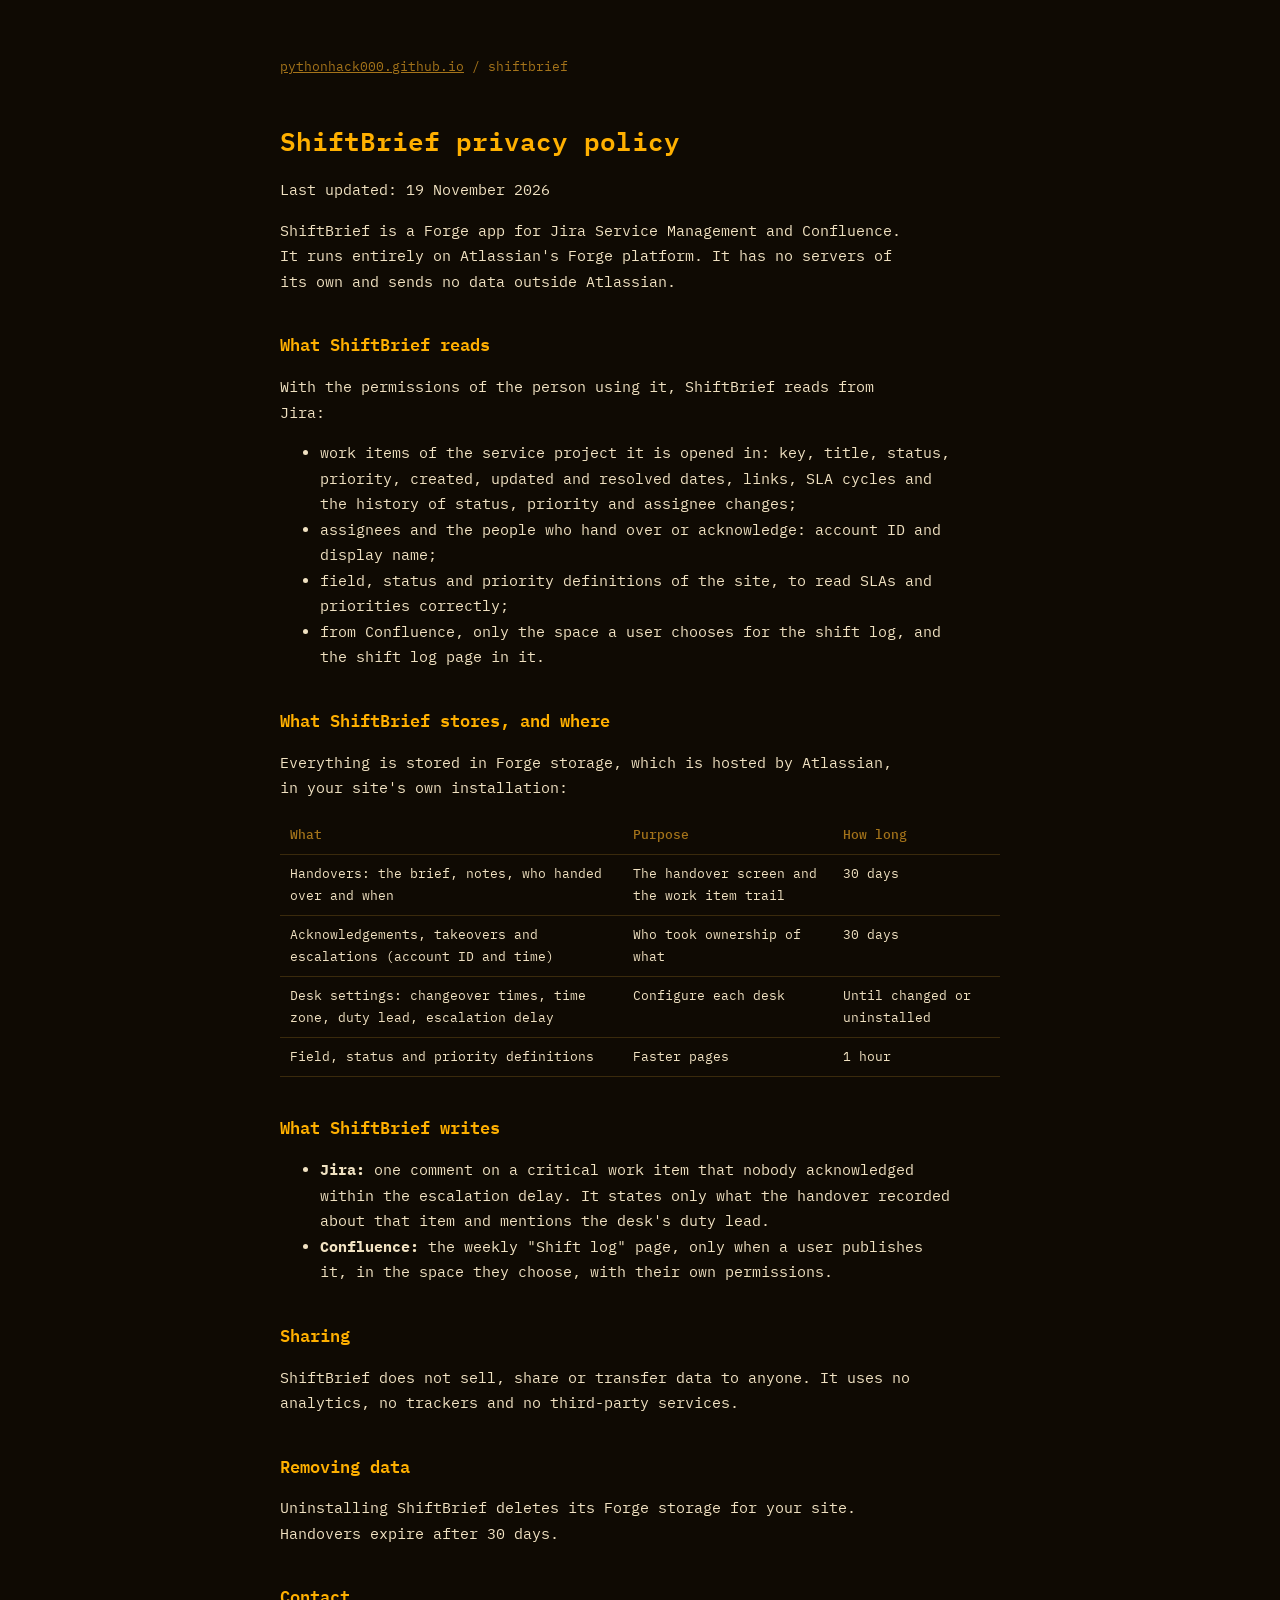
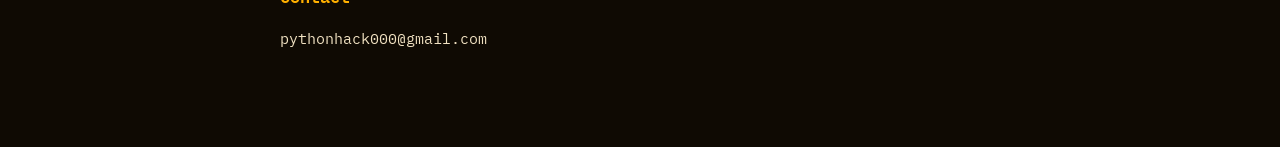
<file: shiftbrief/privacy.html>
<!doctype html>
<html lang="en">
<head>
<meta charset="utf-8">
<meta name="viewport" content="width=device-width, initial-scale=1">
<title>ShiftBrief privacy policy</title>
<link rel="icon" href="../favicon.svg">
<link rel="preconnect" href="https://fonts.googleapis.com">
<link href="https://fonts.googleapis.com/css2?family=IBM+Plex+Mono:wght@400;500;600&display=swap" rel="stylesheet">
<style>
  :root { --void: #0f0a03; --amber: #ffb000; --dim: #a5741a; --text: #f1e2c2; --line: #3a2a0c; }
  * { box-sizing: border-box; }
  body { margin: 0; background: var(--void); color: var(--text); font: 400 15px/1.7 "IBM Plex Mono", ui-monospace, Menlo, monospace; }
  main { max-width: 760px; margin: 0 auto; padding: 56px 20px 80px; }
  nav { margin-bottom: 40px; font-size: 13px; color: var(--dim); }
  nav a { color: var(--dim); }
  h1 { color: var(--amber); font-size: 26px; font-weight: 600; margin: 0 0 8px; }
  h2 { color: var(--amber); font-size: 17px; font-weight: 600; margin: 36px 0 8px; }
  p, li { max-width: 70ch; }
  a { color: var(--amber); }
  table { width: 100%; border-collapse: collapse; margin: 12px 0; font-size: 13px; }
  th, td { text-align: left; padding: 8px 10px; border-bottom: 1px solid var(--line); vertical-align: top; }
  th { color: var(--dim); font-weight: 500; }
  @media (max-width: 600px) { table, thead, tbody, tr, td, th { display: block; } thead { display: none; } td { border: 0; padding: 2px 0; } tr { border-bottom: 1px solid var(--line); padding: 8px 0; } }
</style>
</head>
<body>
<main>
<nav><a href="../">pythonhack000.github.io</a> / shiftbrief</nav>
<h1>ShiftBrief privacy policy</h1>
<p>Last updated: 19 November 2026</p>
<p>ShiftBrief is a Forge app for Jira Service Management and Confluence. It runs entirely on Atlassian&#x27;s Forge platform. It has no servers of its own and sends no data outside Atlassian.</p>
<h2>What ShiftBrief reads</h2>
<p>With the permissions of the person using it, ShiftBrief reads from Jira:</p>
<ul><li>work items of the service project it is opened in: key, title, status, priority, created, updated and resolved dates, links, SLA cycles and the history of status, priority and assignee changes;</li><li>assignees and the people who hand over or acknowledge: account ID and display name;</li><li>field, status and priority definitions of the site, to read SLAs and priorities correctly;</li><li>from Confluence, only the space a user chooses for the shift log, and the shift log page in it.</li></ul>
<h2>What ShiftBrief stores, and where</h2>
<p>Everything is stored in Forge storage, which is hosted by Atlassian, in your site&#x27;s own installation:</p>
<table><thead><tr><th>What</th><th>Purpose</th><th>How long</th></tr></thead><tbody><tr><td>Handovers: the brief, notes, who handed over and when</td><td>The handover screen and the work item trail</td><td>30 days</td></tr><tr><td>Acknowledgements, takeovers and escalations (account ID and time)</td><td>Who took ownership of what</td><td>30 days</td></tr><tr><td>Desk settings: changeover times, time zone, duty lead, escalation delay</td><td>Configure each desk</td><td>Until changed or uninstalled</td></tr><tr><td>Field, status and priority definitions</td><td>Faster pages</td><td>1 hour</td></tr></tbody></table>
<h2>What ShiftBrief writes</h2>
<ul><li><strong>Jira:</strong> one comment on a critical work item that nobody acknowledged within the escalation delay. It states only what the handover recorded about that item and mentions the desk&#x27;s duty lead.</li><li><strong>Confluence:</strong> the weekly &quot;Shift log&quot; page, only when a user publishes it, in the space they choose, with their own permissions.</li></ul>
<h2>Sharing</h2>
<p>ShiftBrief does not sell, share or transfer data to anyone. It uses no analytics, no trackers and no third-party services.</p>
<h2>Removing data</h2>
<p>Uninstalling ShiftBrief deletes its Forge storage for your site. Handovers expire after 30 days.</p>
<h2>Contact</h2>
<p>pythonhack000@gmail.com</p>
</main>
</body>
</html>
</file>
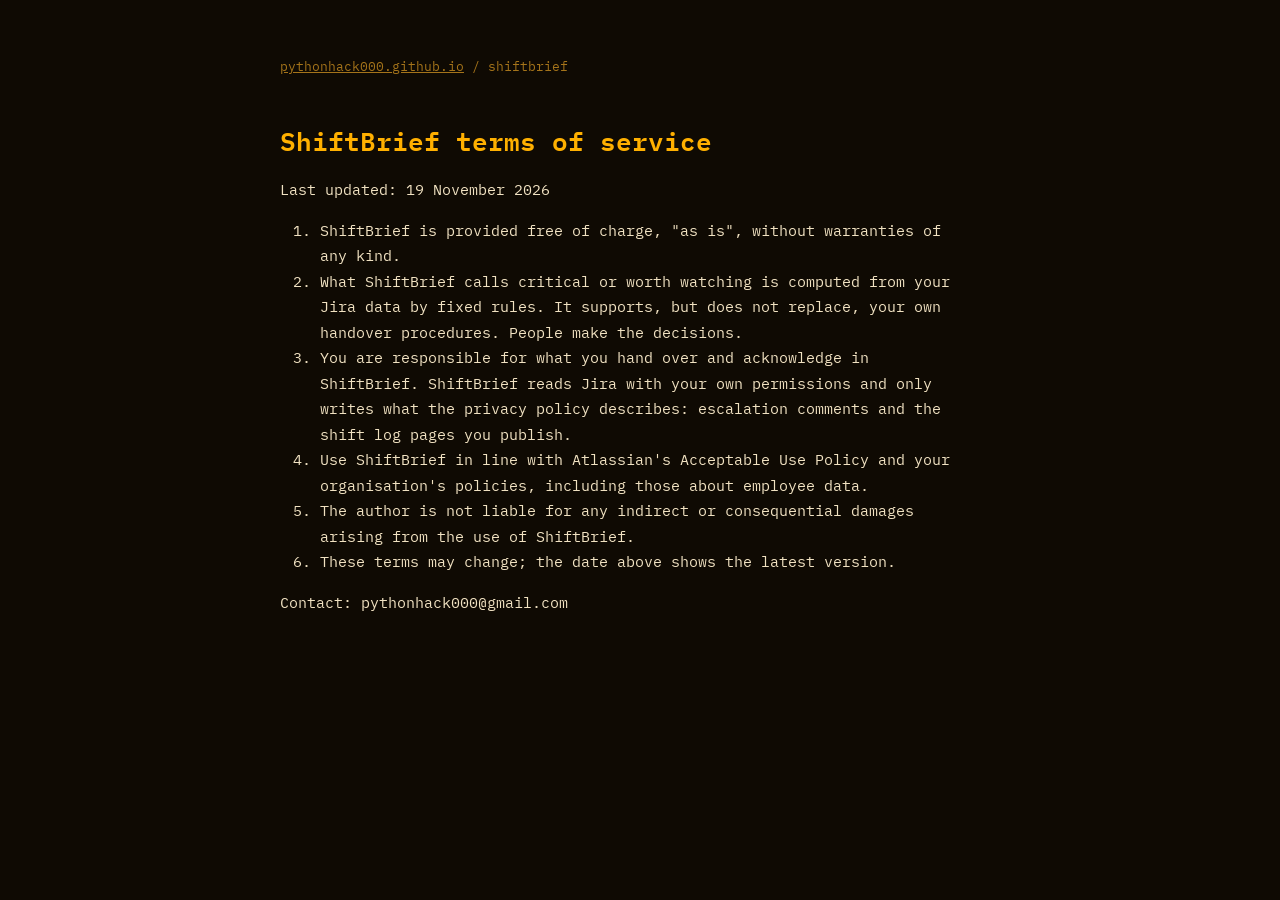
<file: shiftbrief/terms.html>
<!doctype html>
<html lang="en">
<head>
<meta charset="utf-8">
<meta name="viewport" content="width=device-width, initial-scale=1">
<title>ShiftBrief terms of service</title>
<link rel="icon" href="../favicon.svg">
<link rel="preconnect" href="https://fonts.googleapis.com">
<link href="https://fonts.googleapis.com/css2?family=IBM+Plex+Mono:wght@400;500;600&display=swap" rel="stylesheet">
<style>
  :root { --void: #0f0a03; --amber: #ffb000; --dim: #a5741a; --text: #f1e2c2; --line: #3a2a0c; }
  * { box-sizing: border-box; }
  body { margin: 0; background: var(--void); color: var(--text); font: 400 15px/1.7 "IBM Plex Mono", ui-monospace, Menlo, monospace; }
  main { max-width: 760px; margin: 0 auto; padding: 56px 20px 80px; }
  nav { margin-bottom: 40px; font-size: 13px; color: var(--dim); }
  nav a { color: var(--dim); }
  h1 { color: var(--amber); font-size: 26px; font-weight: 600; margin: 0 0 8px; }
  h2 { color: var(--amber); font-size: 17px; font-weight: 600; margin: 36px 0 8px; }
  p, li { max-width: 70ch; }
  a { color: var(--amber); }
  table { width: 100%; border-collapse: collapse; margin: 12px 0; font-size: 13px; }
  th, td { text-align: left; padding: 8px 10px; border-bottom: 1px solid var(--line); vertical-align: top; }
  th { color: var(--dim); font-weight: 500; }
  @media (max-width: 600px) { table, thead, tbody, tr, td, th { display: block; } thead { display: none; } td { border: 0; padding: 2px 0; } tr { border-bottom: 1px solid var(--line); padding: 8px 0; } }
</style>
</head>
<body>
<main>
<nav><a href="../">pythonhack000.github.io</a> / shiftbrief</nav>
<h1>ShiftBrief terms of service</h1>
<p>Last updated: 19 November 2026</p>
<ol><li>ShiftBrief is provided free of charge, &quot;as is&quot;, without warranties of any kind.</li><li>What ShiftBrief calls critical or worth watching is computed from your Jira data by fixed rules. It supports, but does not replace, your own handover procedures. People make the decisions.</li><li>You are responsible for what you hand over and acknowledge in ShiftBrief. ShiftBrief reads Jira with your own permissions and only writes what the privacy policy describes: escalation comments and the shift log pages you publish.</li><li>Use ShiftBrief in line with Atlassian&#x27;s Acceptable Use Policy and your organisation&#x27;s policies, including those about employee data.</li><li>The author is not liable for any indirect or consequential damages arising from the use of ShiftBrief.</li><li>These terms may change; the date above shows the latest version.</li></ol>
<p>Contact: pythonhack000@gmail.com</p>
</main>
</body>
</html>
</file>
<file: style.css>
/* Bekha — amber phosphor terminal */
:root {
  --void: #0f0a03;        /* the tube when it is off */
  --tube: #17100566;      /* panels: a breath lighter */
  --amber: #ffb000;       /* P3 phosphor */
  --amber-hot: #ffd27a;   /* overdriven phosphor, for the giant type */
  --amber-dim: #a5741a;   /* faded phosphor: meta, rules */
  --text: #f1e2c2;        /* body copy, warm white */
  --red: #ff5a36;         /* errors and sudo */
  --line: color-mix(in srgb, var(--amber) 15%, transparent);
  --glow: 0 0 6px color-mix(in srgb, var(--amber) 40%, transparent), 0 0 22px color-mix(in srgb, var(--amber) 15%, transparent);
  --mono: "IBM Plex Mono", ui-monospace, Menlo, monospace;
  --pixel: "VT323", "IBM Plex Mono", monospace;
  --gut: clamp(20px, 5vw, 72px);
  --max: 1320px;
}

html[data-theme="green"] { --void: #020a04; --amber: #3dff70; --amber-hot: #c2ffd2; --amber-dim: #2b8f45; --text: #dcf5e2; }
html[data-theme="white"] { --void: #0b0b0c; --amber: #f0f0f0; --amber-hot: #ffffff; --amber-dim: #8c8c8c; --text: #d4d4d4; }

*, *::before, *::after { box-sizing: border-box; }
html { scroll-behavior: smooth; -webkit-text-size-adjust: 100%; }
body {
  margin: 0;
  background: var(--void);
  transition: background-color .3s;
  color: var(--text);
  font: 400 16px/1.65 var(--mono);
  min-height: 100vh;
  overflow-x: hidden;
}
/* the glass: faint scanlines and a vignette, one fixed layer, never in the way */
body::after {
  content: "";
  position: fixed; inset: 0; pointer-events: none; z-index: 50;
  background: radial-gradient(ellipse at center, #0000 55%, #000000a0 100%);
}
::selection { background: var(--amber); color: var(--void); }
a { color: inherit; }
:focus-visible { outline: 2px solid var(--amber); outline-offset: 3px; }
.sr { position: absolute; width: 1px; height: 1px; overflow: hidden; clip-path: inset(50%); white-space: nowrap; }
.skip { position: absolute; left: 12px; top: -60px; z-index: 60; background: var(--amber); color: var(--void); padding: 8px 12px; }
.skip:focus { top: 12px; }

/* ---------- top bar ---------- */
.bar {
  position: sticky; top: 0; z-index: 40;
  display: flex; align-items: center; gap: 32px;
  padding: 14px var(--gut);
  background: #0f0a03ee;
  border-bottom: 1px solid var(--line);
  font-size: 14px;
}
.bar__home { color: var(--amber); text-decoration: none; text-shadow: var(--glow); font-weight: 500; }
.bar__nav { display: flex; gap: 24px; }
.bar__nav a { color: var(--text); text-decoration: none; padding: 6px 0; }
.bar__nav a:hover { color: var(--amber); text-decoration: underline; text-underline-offset: 6px; }
.bar__status { margin: 0 0 0 auto; color: var(--amber-dim); display: flex; align-items: center; gap: 8px; }
.led { width: 7px; height: 7px; background: var(--amber); box-shadow: var(--glow); animation: blink 2.4s steps(1) infinite; }
@keyframes blink { 50% { opacity: .25; } }

/* ---------- shared ---------- */
main > section { max-width: var(--max); margin: 0 auto; padding: 0 var(--gut); }
.prompt, .cmd { color: var(--amber-dim); margin: 0 0 12px; font-size: 15px; }
.prompt__ps { color: var(--amber); margin-right: 8px; }
.h2 {
  font: 400 clamp(36px, 5.2vw, 72px)/1 var(--pixel);
  color: var(--amber); text-shadow: var(--glow);
  margin: 0 0 48px; max-width: 22ch; letter-spacing: .01em;
}
.h3 { font: 400 clamp(28px, 3.2vw, 44px)/1.05 var(--pixel); color: var(--amber); text-shadow: var(--glow); margin: 0 0 24px; max-width: 30ch; }

/* ---------- hero ---------- */
.hero { padding-top: clamp(48px, 8vh, 96px) !important; padding-bottom: 96px !important; min-height: calc(100svh - 52px); display: flex; flex-direction: column; justify-content: space-between; gap: 48px; }
.hero__grid { display: grid; grid-template-columns: minmax(0, 1.3fr) minmax(0, 1fr); gap: 32px; align-items: center; }
.name {
  font: 400 clamp(120px, 21vw, 320px)/.78 var(--pixel);
  margin: 0 0 28px -0.04em;
  color: var(--amber-hot);
  text-shadow: 0 0 2px #fff3d6, 0 0 18px color-mix(in srgb, var(--amber) 67%, transparent), 0 0 60px color-mix(in srgb, var(--amber) 33%, transparent);
  letter-spacing: -.02em;
  white-space: nowrap;
}
.lead { font-size: clamp(17px, 1.35vw, 20px); line-height: 1.6; max-width: 46ch; margin: 0 0 32px; }
.facts { display: flex; flex-wrap: wrap; gap: 12px 28px; margin: 0; }
.facts div { display: grid; gap: 2px; }
.facts dt { color: var(--amber-dim); font-size: 13px; }
.facts dd { margin: 0; color: var(--amber); font-weight: 500; }

.torus { margin: 0; display: grid; justify-items: center; gap: 8px; cursor: grab; user-select: none; touch-action: pan-y; }
.torus:active { cursor: grabbing; }
.torus pre {
  margin: 0; font: 400 clamp(5px, .6vw, 9.5px)/1 var(--mono);
  color: var(--amber); text-shadow: 0 0 8px color-mix(in srgb, var(--amber) 50%, transparent);
  min-height: 1em;
}
.moon {
  cursor: crosshair;
  width: min(460px, 100%); aspect-ratio: 1; display: block; touch-action: none;
  filter: drop-shadow(0 0 4px color-mix(in srgb, var(--amber) 60%, transparent)) drop-shadow(0 0 30px color-mix(in srgb, var(--amber) 14%, transparent));
}
.torus figcaption { color: var(--amber-dim); font-size: 13px; }

/* the live terminal */
.term { border: 1px solid var(--line); background: var(--tube); }
.term__bar { display: flex; align-items: center; justify-content: space-between; gap: 16px; padding: 6px 8px 6px 20px; border-bottom: 1px solid var(--line); font-size: 13px; color: var(--amber-dim); }
.term__btns { display: flex; gap: 4px; }
.term__btns button, .term__respawn {
  font: inherit; color: var(--amber); background: none; border: 1px solid var(--line);
  min-width: 36px; height: 30px; padding: 0 8px; cursor: pointer;
}
.term__btns button:hover, .term__respawn:hover { background: var(--amber); color: var(--void); }
.term__body { padding: 16px 20px; }
.term__respawn { display: block; width: 100%; height: 56px; border: 0; text-align: left; padding: 0 20px; font-size: 15px; }
.term__respawn[hidden] { display: none; }
.term.is-min .term__body, .term.is-closed .term__body { display: none; }
.term.is-closed .term__bar { opacity: .5; }
.term.is-max { position: fixed; inset: 24px; z-index: 45; background: var(--void); display: flex; flex-direction: column; box-shadow: 0 0 0 100vmax #000000b0, 0 0 80px color-mix(in srgb, var(--amber) 15%, transparent); }
.term.is-max .term__body { flex: 1; display: flex; flex-direction: column; min-height: 0; }
.term.is-max .term__out { max-height: none; flex: 1; }
.uptime { display: flex; align-items: center; gap: 10px; margin: -24px 0 40px; color: var(--amber-dim); font-size: 14px; }
.uptime.is-done { color: var(--amber); }
.uptime.is-bad { color: var(--red); }
.row__state.is-down { color: var(--red) !important; }
.row__state.is-checking { opacity: .5; }
.term__out { max-height: 220px; overflow-y: auto; font-size: 15px; white-space: pre-wrap; scrollbar-width: thin; scrollbar-color: var(--amber-dim) transparent; }
.term__out:empty { display: none; }
.term__out p { margin: 0; }
.term__out .echo { color: var(--amber-dim); }
.term__out .hl { color: var(--amber); }
.term__out .err { color: var(--red); }
.term__line { display: flex; align-items: center; gap: 10px; flex-wrap: wrap; }
.term__ps { color: var(--amber); text-shadow: var(--glow); white-space: nowrap; }
.term__field { position: relative; flex: 1 1 160px; min-width: 0; display: flex; }
.term__in {
  flex: 1 1 auto; width: 100%; min-width: 0; background: none; border: 0; outline: 0;
  color: var(--text); font: inherit; font-size: 16px; caret-color: var(--amber); padding: 6px 0;
}
/* fish-style suggestion: the typed part is invisible and only pushes the grey rest into place */
.term__suggest { position: absolute; inset: 0; padding: 6px 0; font: inherit; font-size: 16px; white-space: pre; overflow: hidden; pointer-events: none; }
.term__typed { visibility: hidden; }
.term__rest { color: var(--amber-dim); opacity: .7; }
.term__hint { color: var(--amber-dim); font-size: 13px; }
.term__hint kbd { font: inherit; color: var(--amber); border: 1px solid var(--line); padding: 0 6px; }
.term:focus-within { border-color: color-mix(in srgb, var(--amber) 40%, transparent); box-shadow: 0 0 0 1px color-mix(in srgb, var(--amber) 13%, transparent), 0 0 30px color-mix(in srgb, var(--amber) 6%, transparent); }

/* ---------- work: nmap ---------- */
.work { padding-top: 120px !important; padding-bottom: 120px !important; border-top: 1px solid var(--line); }
.scan { display: grid; grid-template-columns: minmax(0, 1fr) minmax(0, 1fr); grid-template-rows: auto 1fr; column-gap: 40px; align-items: start; }
.scan__head, .row__link { display: grid; grid-template-columns: 92px 52px minmax(0, 1fr); column-gap: 16px; }
.scan__head { grid-column: 1; color: var(--amber-dim); font-size: 13px; padding: 0 12px 10px; border-bottom: 1px solid var(--line); }
.scan__head span:nth-child(4) { display: none; }
.scan__rows { grid-column: 1; list-style: none; margin: 0; padding: 0; }
.scan .screen { grid-column: 2; grid-row: 1 / span 2; position: sticky; top: 88px; }
.row__link {
  padding: 16px 12px; text-decoration: none; border-bottom: 1px solid var(--line);
  transition: background .15s, color .15s;
}
.row__port { color: var(--amber-dim); font-size: 14px; padding-top: 2px; }
.row__state { color: var(--amber); font-size: 14px; padding-top: 2px; }
.row__name { font-weight: 600; color: var(--text); grid-column: 3; grid-row: 1; }
.row__tag { grid-column: 3; grid-row: 1; justify-self: end; align-self: start; margin-top: 1px; padding: 1px 7px; font-size: 12px; line-height: 1.5; color: var(--amber); border: 1px solid color-mix(in srgb, var(--amber) 45%, transparent); }
.row.is-on .row__tag { color: var(--void); border-color: var(--void); }
.row__ver { grid-column: 3; color: var(--text); opacity: .85; font-size: 14px; line-height: 1.55; max-height: 0; overflow: hidden; transition: max-height .25s ease, margin .25s ease; }
.row.is-on .row__link { background: var(--amber); color: var(--void); }
.row.is-on .row__port, .row.is-on .row__state, .row.is-on .row__name, .row.is-on .row__ver { color: var(--void); }
.row.is-on .row__ver { max-height: 320px; margin-top: 6px; }
.row.is-on .row__name::after { content: " _"; animation: blink 1s steps(1) infinite; }
.scan:not(.is-all) .row--more, .scan:not(.is-all) .when-all, .scan.is-all .when-top { display: none; }
.scan.is-all .row--more { animation: row-in .3s ease both; animation-delay: calc(var(--n, 0) * 40ms); }
@keyframes row-in { from { opacity: 0; transform: translateY(-6px); } to { opacity: 1; transform: none; } }
.scan__more { display: flex; align-items: center; justify-content: space-between; gap: 16px; flex-wrap: wrap; padding: 16px 12px; color: var(--amber-dim); font-size: 14px; }
.scan__more-btn { font: inherit; font-size: 14px; color: var(--amber); background: none; border: 1px solid var(--line); padding: 8px 14px; cursor: pointer; transition: background .15s, color .15s; }
.scan__more-btn::before { content: "$ "; color: var(--amber-dim); }
.scan__more-btn:hover, .scan__more-btn:focus-visible { background: var(--amber); color: var(--void); outline: none; }
.scan__more-btn:hover::before, .scan__more-btn:focus-visible::before { color: var(--void); }
@media (prefers-reduced-motion: reduce) { .scan.is-all .row--more { animation: none; } }

.screen { margin: 0; }
.screen__crt {
  position: relative; aspect-ratio: 16 / 10; overflow: hidden;
  border: 1px solid color-mix(in srgb, var(--amber) 33%, transparent); background: #000;
  box-shadow: 0 0 0 6px #120c03, 0 0 0 7px var(--line), 0 0 60px color-mix(in srgb, var(--amber) 8%, transparent);
}
.screen__crt img { width: 100%; height: 100%; object-fit: cover; object-position: top left; display: block; filter: sepia(.35) saturate(1.1) contrast(1.05); }
.screen__crt.is-tuning img, .screen__crt.is-tuning .screen__ascii { animation: tune .42s steps(7) 1; }
@keyframes tune {
  0% { clip-path: inset(0 0 100% 0); filter: brightness(2.2) sepia(1); }
  25% { clip-path: inset(10% 0 55% 0); transform: translateX(-10px) skewX(-4deg); filter: drop-shadow(6px 0 #ff2a4d) drop-shadow(-6px 0 #2ad8ff) brightness(1.6); }
  45% { clip-path: inset(0 0 30% 0); transform: translateX(8px); filter: drop-shadow(-4px 0 #ff2a4d) drop-shadow(4px 0 #2ad8ff); }
  70% { clip-path: inset(0); transform: translateX(-3px); filter: drop-shadow(2px 0 #ff2a4d) drop-shadow(-2px 0 #2ad8ff) sepia(.6); }
  100% { clip-path: inset(0); transform: none; }
}
.screen__ascii {
  position: absolute; inset: 0; margin: 0; display: grid; place-items: center;
  font: 400 clamp(6px, .7vw, 11px)/1.05 var(--mono); color: var(--amber); text-shadow: 0 0 8px color-mix(in srgb, var(--amber) 53%, transparent);
  background: radial-gradient(ellipse at center, #1b1205 0%, #000 80%);
}
.screen__ascii[hidden] { display: none; }
.screen figcaption { margin-top: 18px; color: var(--amber-dim); font-size: 13px; display: flex; gap: 24px; flex-wrap: wrap; }
.ping { color: var(--amber); }
.ping.is-down { color: var(--red); }
.done { color: var(--amber-dim); font-size: 14px; margin: 40px 0 0; }

/* ---------- whoami ---------- */
.who { padding-top: 120px !important; padding-bottom: 120px !important; border-top: 1px solid var(--line); }
.neo { display: grid; grid-template-columns: auto minmax(0, 1fr); gap: clamp(32px, 6vw, 96px); align-items: start; margin-bottom: 120px; }
.neo__art { margin: 0; color: var(--amber); text-shadow: var(--glow); font: 500 clamp(11px, 1.1vw, 16px)/1.25 var(--mono); }
.neo__cap { margin: 8px 0 0; color: var(--amber); text-shadow: var(--glow); font-weight: 500; text-align: center; }
.bar__lang { margin-left: 28px; font: inherit; font-size: 13px; color: var(--amber); background: none; border: 1px solid var(--line); padding: 6px 10px; cursor: pointer; }
.bar__lang:hover { background: var(--amber); color: var(--void); }
.neo__user { margin: 0; font: 400 40px/1 var(--pixel); color: var(--amber); text-shadow: var(--glow); }
.neo__user span { color: var(--text); }
.neo__rule { margin: 4px 0 16px; color: var(--amber-dim); }
.neo__list { margin: 0; display: grid; gap: 4px; }
.neo__list div { display: grid; grid-template-columns: 96px minmax(0, 1fr); gap: 16px; }
.neo__list dt { color: var(--amber); font-weight: 600; }
.neo__list dd { margin: 0; }
.neo__swatch { display: flex; gap: 0; margin: 20px 0 0; }
.neo__swatch i { width: 32px; height: 18px; }
.neo__swatch i:nth-child(1) { background: #3a2603; } .neo__swatch i:nth-child(2) { background: #6b4505; }
.neo__swatch i:nth-child(3) { background: #a5741a; } .neo__swatch i:nth-child(4) { background: #ffb000; }
.neo__swatch i:nth-child(5) { background: #ffd27a; } .neo__swatch i:nth-child(6) { background: #ff5a36; }

.log { list-style: none; margin: 0; padding: 0; display: grid; gap: 8px; font-size: 16px; }
.log .ok { color: var(--amber); margin-right: 10px; }

/* ---------- contact ---------- */
.contact { padding-top: 120px !important; padding-bottom: 120px !important; border-top: 1px solid var(--line); }
.contact__h { font: 400 clamp(44px, 6.4vw, 96px)/.92 var(--pixel); color: var(--amber-hot); text-shadow: 0 0 18px color-mix(in srgb, var(--amber) 67%, transparent), 0 0 60px color-mix(in srgb, var(--amber) 27%, transparent); margin: 0 0 24px; max-width: 16ch; }
.contact__lead { margin: 0 0 56px; font-size: 18px; }
.links { list-style: none; margin: 0; padding: 0; border-top: 1px solid var(--line); }
.big {
  display: flex; align-items: baseline; justify-content: space-between; gap: 24px; flex-wrap: wrap;
  padding: 20px 4px; border-bottom: 1px solid var(--line); text-decoration: none;
  font: 400 clamp(36px, 5vw, 64px)/1 var(--pixel); color: var(--amber);
  transition: background .12s, color .12s, padding .12s;
}
.big span { font: 400 15px/1 var(--mono); color: var(--amber-dim); }
.big:hover, .big:focus-visible { background: var(--amber); color: var(--void); padding-left: 20px; padding-right: 20px; }
.big:hover span, .big:focus-visible span { color: var(--void); }

.foot { max-width: var(--max); margin: 0 auto; padding: 32px var(--gut) 48px; display: flex; justify-content: space-between; gap: 16px; flex-wrap: wrap; color: var(--amber-dim); font-size: 13px; border-top: 1px solid var(--line); }
.foot p { margin: 0; }

/* ---------- the code flashlight: this page's own source behind everything ---------- */
.src { position: fixed; inset: 0; z-index: 0; pointer-events: none; overflow: hidden; }
.src pre {
  position: absolute; inset: -8px; margin: 0; padding: 8px;
  font: 400 12px/1.45 var(--mono); color: var(--amber);
  white-space: pre; overflow: hidden;
  column-width: 460px; column-gap: 48px; column-fill: auto;
}
.src__dim { opacity: .045; }
.src__lit {
  opacity: .55; text-shadow: 0 0 6px var(--amber);
  -webkit-mask-image: radial-gradient(circle var(--lamp, 0px) at var(--mx, -999px) var(--my, -999px), #000 0%, #0008 35%, transparent 100%);
          mask-image: radial-gradient(circle var(--lamp, 0px) at var(--mx, -999px) var(--my, -999px), #000 0%, #0008 35%, transparent 100%);
}
.bar, main, .foot { position: relative; z-index: 1; }
.bar { position: sticky; z-index: 40; }



.bar__prog { margin: 0 0 0 auto; color: var(--amber-dim); font-size: 13px; white-space: pre; }
.bar__sound { margin-left: 28px; font: inherit; font-size: 13px; color: var(--amber-dim); background: none; border: 1px solid var(--line); padding: 6px 10px; cursor: pointer; }
.bar__sound:hover, .bar__sound[aria-pressed="true"] { color: var(--amber); border-color: var(--amber-dim); }
.bar__status { margin-left: 28px !important; }

.snake { margin: 0; font: 400 clamp(13px, 1.25vw, 18px)/1.15 var(--mono); color: var(--amber); text-shadow: var(--glow); white-space: pre; }

.breach { position: fixed; inset: 0; z-index: 120; background: #000; color: var(--amber); padding: clamp(24px, 6vw, 96px); overflow: auto; display: flex; flex-direction: column; gap: 24px; }
.breach pre { margin: 0; font: 400 clamp(14px, 1.3vw, 18px)/1.6 var(--mono); text-shadow: var(--glow); white-space: pre-wrap; }
.breach__big { margin: 0; font: 400 clamp(64px, 13vw, 220px)/.85 var(--pixel); color: var(--amber-hot); text-shadow: 0 0 20px var(--amber), 0 0 80px var(--amber); animation: blink 1s steps(1) 3; }
.breach__note { margin: 0; font-size: 18px; color: var(--text); }
.breach__note a { color: var(--amber); }
.breach__close { align-self: flex-start; font: inherit; color: var(--void); background: var(--amber); border: 0; padding: 12px 18px; cursor: pointer; }
.big__label { font-weight: 400; }

/* ---------- Russian: VT323 has no Cyrillic, so the pixel headings switch to Pixelify Sans ---------- */
html[lang="ru"] .h2, html[lang="ru"] .h3, html[lang="ru"] .contact__h, html[lang="ru"] .breach__big,
html[lang="ru"] .name, html[lang="ru"] .intro__name {
  font-family: "Pixelify Sans", var(--pixel); letter-spacing: 0;
}
html[lang="ru"] .name { font-size: clamp(96px, 16vw, 240px); line-height: .9; }
html[lang="ru"] .intro__name { font-size: clamp(90px, 18vw, 280px); }
html[lang="ru"] .h2 { font-size: clamp(30px, 4.2vw, 58px); line-height: 1.08; }
html[lang="ru"] .h3 { font-size: clamp(24px, 2.6vw, 36px); line-height: 1.12; }
html[lang="ru"] .contact__h { font-size: clamp(38px, 5.2vw, 78px); line-height: 1; }
.bar__lang, .bar__sound { white-space: nowrap; }

/* ---------- scroll: every section prints like terminal output ---------- */
html.rv-on .rv { opacity: 0; transform: translateX(-10px); }
html.rv-on .in .rv {
  opacity: 1; transform: none;
  transition: opacity .35s steps(4, end), transform .45s cubic-bezier(.2, .8, .2, 1);
  transition-delay: calc(var(--i, 0) * 70ms);
}
html.rv-on .neo__art { clip-path: inset(0 0 100% 0); }
html.rv-on .in .neo__art { animation: draw-down 1.1s steps(9, end) forwards; }
@keyframes draw-down { to { clip-path: inset(0 0 0 0); } }
html.rv-on .screen__crt { transform: scaleY(.006); filter: brightness(3); }
html.rv-on .in .screen__crt { animation: tube-on .7s .2s cubic-bezier(.2, .8, .2, 1) forwards; }
@keyframes tube-on {
  0% { transform: scaleY(.006) scaleX(.2); filter: brightness(4); }
  40% { transform: scaleY(.006) scaleX(1); filter: brightness(3); }
  100% { transform: none; filter: none; }
}
.cmd.is-typing::after { content: "_"; animation: blink .6s steps(1) infinite; }

/* matrix rain for the language switch */
.rain { position: fixed; inset: 0; width: 100vw; height: 100vh; z-index: 110; pointer-events: none; mix-blend-mode: screen; }

/* ---------- CRT power-on: once per visit ---------- */
.power { position: fixed; inset: 0; z-index: 100; background: #000; pointer-events: none;
  animation: power-off-overlay .9s .15s steps(1, end) forwards; }
.power::before { content: ""; position: absolute; left: 0; right: 0; top: 50%; height: 2px; margin-top: -1px;
  background: var(--amber-hot); box-shadow: 0 0 24px 6px var(--amber);
  transform: scaleX(0); animation: power-line .9s .15s cubic-bezier(.2,.8,.2,1) forwards; }
@keyframes power-line {
  0% { transform: scaleX(0); opacity: 1; }
  35% { transform: scaleX(1); height: 2px; margin-top: -1px; opacity: 1; }
  70% { transform: scaleX(1); top: 0; height: 100%; margin-top: 0; opacity: .35; }
  100% { transform: scaleX(1); top: 0; height: 100%; margin-top: 0; opacity: 0; }
}
@keyframes power-off-overlay { 0% { background: #000; } 40% { background: transparent; } 100% { background: transparent; visibility: hidden; } }
html.seen .power { display: none; }

/* ---------- responsive ---------- */
@media (max-width: 900px) {
  .bar__prog { display: none; }
  .bar__sound { margin-left: auto; }
  .hero__grid { grid-template-columns: 1fr; }
  .torus { justify-items: start; }
  .torus pre { font-size: 6px; }
  .scan { grid-template-columns: 1fr; grid-template-rows: none; }
  .scan .screen { grid-column: 1; grid-row: 2; position: relative; top: 0; margin-bottom: 24px; }
  .scan__head { grid-row: 3; } .scan__rows { grid-row: 4; }
  .neo { grid-template-columns: 1fr; }
}
@media (max-width: 600px) {
  .bar { gap: 16px; }
  .bar__home { display: none; }
  .bar__nav { width: 100%; justify-content: space-between; }
  .bar__status, .bar__prog, .bar__sound { display: none; }
  .name { font-size: 33vw; }
  .row__link, .scan__head { grid-template-columns: 76px 44px minmax(0, 1fr); column-gap: 10px; }
  .row__tag { grid-row: 2; justify-self: start; margin-top: 6px; }
  .term__hint { display: none; }
  .term.is-max { inset: 8px; }
  .term__title { overflow: hidden; text-overflow: ellipsis; white-space: nowrap; }
  .torus { display: none; }
  .hero { min-height: auto; padding-top: 40px !important; }
  .neo__art { font-size: 10px; }
  .big { font-size: 40px; }
}
@media (prefers-reduced-motion: reduce) {
  .power { display: none; }
  .src__lit { display: none; }
  *, *::before, *::after { animation: none !important; transition: none !important; }
  html { scroll-behavior: auto; }
}

@media (hover: none) { .src__lit { display: none; } }

/* ---------- the opening shot ---------- */
.intro { display: none; }
html.intro-on body { overflow: hidden; }
html.intro-on .intro {
  display: block; position: fixed; inset: 0; z-index: 200; background: #000; overflow: hidden;
  animation: intro-safety 0s 10s forwards;          /* if the script never runs, the site still comes up */
}
@keyframes intro-safety { to { visibility: hidden; } }
.intro canvas { position: absolute; inset: 0; width: 100%; height: 100%; opacity: 0; transition: opacity .35s, filter .4s; }
.intro.is-diving canvas { opacity: 1; filter: drop-shadow(0 0 6px color-mix(in srgb, var(--amber) 50%, transparent)); }
.intro.is-named canvas { filter: brightness(.18) blur(2px); }
.intro__log {
  position: absolute; left: 6vw; top: 8vh; margin: 0; white-space: pre-wrap; max-width: 88vw;
  font: 500 clamp(12px, 1.1vw, 16px)/1.75 var(--mono); color: var(--amber); text-shadow: var(--glow);
  transition: opacity .4s;
}
.intro.is-diving .intro__log { opacity: .3; }
.intro.is-named .intro__log { opacity: 0; }
.intro__lock {
  position: absolute; left: 50%; top: calc(50% + 70px); transform: translateX(-50%); margin: 0; white-space: nowrap;
  font: 600 clamp(12px, 1.2vw, 16px)/1 var(--mono); letter-spacing: .06em; color: var(--amber-hot);
  background: #000c; padding: 8px 12px; border: 1px solid var(--amber); opacity: 0;
}
.intro.is-locked .intro__lock { opacity: 1; animation: blink .25s steps(1) 4; }
.intro.is-named .intro__lock { opacity: 0; animation: none; }
.intro__title { position: absolute; inset: 0; display: grid; place-content: center; text-align: center; opacity: 0; }
.intro.is-named .intro__title { opacity: 1; }
.intro__name {
  margin: 0; font: 400 clamp(110px, 24vw, 380px)/.8 var(--pixel); color: var(--amber-hot);
  text-shadow: 0 0 3px #fff3d6, 0 0 30px var(--amber), 0 0 90px var(--amber);
}
.intro__sub { margin: 18px 0 0; font: 500 clamp(14px, 1.4vw, 20px)/1 var(--mono); color: var(--amber); letter-spacing: .04em; }
.intro__skip { position: absolute; right: 24px; bottom: 20px; margin: 0; font: 400 13px var(--mono); color: var(--amber-dim); }
.intro::after { content: ""; position: absolute; inset: 0; background: var(--amber-hot); opacity: 0; pointer-events: none; }
.intro.is-named::after { animation: intro-flash .45s ease-out 1; }
@keyframes intro-flash { 0% { opacity: .85; } 100% { opacity: 0; } }
.intro.is-off { animation: intro-off .55s cubic-bezier(.6, 0, .4, 1) forwards; }
@keyframes intro-off {
  0% { transform: none; filter: none; }
  55% { transform: scaleY(.004); filter: brightness(3); }
  100% { transform: scaleY(.004) scaleX(0); filter: brightness(4); opacity: 0; }
}
@media (prefers-reduced-motion: reduce) { .intro { display: none !important; } }

/* the project screen as a TV: static between channels, a channel number in the corner */
.screen__static { position: absolute; inset: 0; width: 100%; height: 100%; image-rendering: pixelated; opacity: 0; pointer-events: none; mix-blend-mode: screen; }
.screen__static.is-on { opacity: .85; }
.screen__osd {
  position: absolute; top: 14px; right: 18px; font: 400 clamp(28px, 2.6vw, 42px)/1 var(--pixel);
  color: #7dff9b; text-shadow: 0 0 8px #3dff70, 2px 0 #ff2a4d, -2px 0 #2ad8ff; opacity: 0; pointer-events: none;
}
.screen__osd.is-on { opacity: 1; }
.hero__copy .name, .torus { transition: transform .25s ease-out; will-change: transform; }

/* the phosphor trail behind the pointer */
.trail { position: fixed; inset: 0; width: 100vw; height: 100vh; z-index: 46; pointer-events: none; }

/* the name's letters: each one moves and heats up on its own */
.name .ltr { display: inline-block; transition: transform .18s ease-out, filter .18s; filter: brightness(calc(1 + var(--heat, 0) * .6)) drop-shadow(0 0 calc(var(--heat, 0) * 26px) var(--amber)); }

/* a broken signal on hover: links and project names jitter with a red-blue split */
@keyframes signal {
  0% { text-shadow: 2px 0 #ff2a4d, -2px 0 #2ad8ff; transform: translateX(0); }
  20% { text-shadow: -3px 0 #ff2a4d, 3px 0 #2ad8ff; transform: translateX(-2px) skewX(-6deg); }
  40% { text-shadow: 2px 0 #ff2a4d, -1px 0 #2ad8ff; transform: translateX(2px); }
  60% { text-shadow: -1px 0 #ff2a4d, 2px 0 #2ad8ff; transform: translateX(-1px) skewX(4deg); }
  100% { text-shadow: none; transform: none; }
}
@media (hover: hover) and (prefers-reduced-motion: no-preference) {
  .bar__nav a:hover, .row:hover .row__name, .big:hover .big__label, .bar__home:hover { display: inline-block; animation: signal .32s steps(5, end) 1; }
}

/* ---------- BEKHA-OS windows: live projects booted from /work ---------- */
.work-hint { margin: -28px 0 36px; color: var(--amber-dim); font-size: 13px; }
@media (max-width: 999px), (hover: none) { .work-hint { display: none; } }
.win {
  position: fixed; width: min(1100px, 72vw); height: min(720px, 74vh); z-index: 300;
  display: flex; flex-direction: column; background: var(--void);
  border: 1px solid var(--amber); box-shadow: 0 0 0 1px #000, 0 30px 80px #000c, 0 0 50px color-mix(in srgb, var(--amber) 22%, transparent);
  animation: win-open .26s cubic-bezier(.2, .8, .2, 1);
}
.win[hidden] { display: none; }
.win:not(.is-front) { border-color: var(--amber-dim); box-shadow: 0 20px 60px #000a; }
.win.is-max { left: 12px !important; top: 12px !important; width: calc(100vw - 24px) !important; height: calc(100vh - 64px) !important; }
.win.is-closing { animation: win-close .18s ease-in forwards; }
@keyframes win-open { from { transform: scaleY(.02) scaleX(.6); filter: brightness(3); opacity: .4; } to { transform: none; filter: none; opacity: 1; } }
@keyframes win-close { to { transform: scaleY(.02); opacity: 0; filter: brightness(3); } }
.win__bar {
  display: flex; align-items: center; justify-content: space-between; gap: 16px; padding: 4px 6px 4px 14px;
  background: var(--amber); color: var(--void); cursor: grab; user-select: none; font: 600 13px var(--mono);
}
.win:not(.is-front) .win__bar { background: color-mix(in srgb, var(--amber) 35%, var(--void)); color: var(--text); }
.win.is-dragging .win__bar { cursor: grabbing; }
.win__btns { display: flex; gap: 4px; }
.win__btns button, .win__ext {
  font: inherit; color: inherit; background: none; border: 1px solid currentColor; min-width: 30px; height: 24px; padding: 0 6px;
  cursor: pointer; text-decoration: none; display: inline-grid; place-items: center;
}
.win__btns button:hover, .win__ext:hover { background: var(--void); color: var(--amber); }
.win__body { position: relative; flex: 1; min-height: 0; background: #000; }
.win__body iframe { position: absolute; inset: 0; width: 100%; height: 100%; border: 0; opacity: 0; transition: opacity .3s; }
.win__body.is-up iframe { opacity: 1; }
.win.is-dragging iframe { pointer-events: none; }
.win__boot { position: absolute; left: 20px; top: 16px; margin: 0; font: 500 14px/1.6 var(--mono); color: var(--amber); text-shadow: var(--glow); white-space: pre-wrap; }
.win__body.is-up .win__boot { display: none; }
.win__grip { position: absolute; right: 0; bottom: 0; width: 16px; height: 16px; cursor: nwse-resize; background: linear-gradient(135deg, transparent 50%, var(--amber) 50%); }
.win.is-max .win__grip { display: none; }

.taskbar {
  position: fixed; left: 0; right: 0; bottom: 0; z-index: 400; display: flex; gap: 6px; padding: 6px 12px;
  background: #0f0a03f2; border-top: 1px solid var(--amber); font: 500 13px var(--mono);
}
.taskbar[hidden] { display: none; }
.taskbar::before { content: "BEKHA-OS"; color: var(--void); background: var(--amber); padding: 4px 10px; font-weight: 600; }
.taskbar__item { font: inherit; color: var(--amber); background: none; border: 1px solid var(--line); padding: 4px 12px; cursor: pointer; }
.taskbar__item:hover { background: var(--amber); color: var(--void); }

/* narrow laptops: the top bar keeps to one line */
.bar__status { white-space: nowrap; }
@media (max-width: 1320px) { .bar__prog { display: none; } .bar__lang { margin-left: auto; } }

/* ---------- tty2: live chat ---------- */
.chat-launch {
  position: fixed; right: 20px; bottom: 20px; z-index: 46;
  display: inline-flex; align-items: center; gap: 10px;
  font: 500 14px var(--mono); color: var(--amber); background: var(--void);
  border: 1px solid var(--amber-dim); padding: 10px 14px; cursor: pointer;
  box-shadow: 0 10px 40px #000c, 0 0 24px color-mix(in srgb, var(--amber) 10%, transparent);
}
.chat-launch:hover, .chat-launch.is-open { border-color: var(--amber); text-shadow: var(--glow); }
.chat-launch__dot { width: 8px; height: 8px; background: var(--amber); box-shadow: var(--glow); animation: chat-blink 1.2s steps(2) infinite; }
.chat-launch__badge { background: var(--amber); color: var(--void); font-weight: 600; padding: 0 6px; }
@keyframes chat-blink { 50% { opacity: .15; } }
.chat {
  position: fixed; right: 20px; bottom: 76px; z-index: 46;
  width: min(380px, calc(100vw - 32px)); height: min(520px, calc(100vh - 120px));
  display: flex; flex-direction: column; background: var(--void);
  border: 1px solid var(--amber); box-shadow: 0 30px 80px #000d, 0 0 40px color-mix(in srgb, var(--amber) 12%, transparent);
  font: 14px/1.5 var(--mono); color: var(--text);
}
.chat[hidden] { display: none; }
.chat__bar { display: flex; justify-content: space-between; align-items: center; padding: 8px 12px; border-bottom: 1px solid var(--line); color: var(--amber); }
.chat__title { font: 20px/1 var(--pixel); }
.chat__close { font: inherit; color: var(--amber-dim); background: none; border: 1px solid var(--line); width: 28px; height: 28px; cursor: pointer; }
.chat__close:hover { color: var(--amber); border-color: var(--amber); }
.chat__meta { margin: 0; padding: 6px 12px; font-size: 12px; color: var(--amber-dim); border-bottom: 1px solid var(--line); }
.chat__log { flex: 1; overflow-y: auto; padding: 10px 12px; scrollbar-width: thin; scrollbar-color: var(--amber-dim) transparent; }
.chat__line { margin: 0 0 8px; white-space: pre-wrap; overflow-wrap: anywhere; }
.chat__who { color: var(--amber-dim); margin-right: 8px; }
.chat__line.is-owner { color: var(--amber); text-shadow: var(--glow); }
.chat__line.is-owner .chat__who { color: var(--amber); }
.chat__line.is-sys { color: var(--amber-dim); }
.chat__line.is-err { color: var(--red); }
.chat__form { display: flex; align-items: center; gap: 8px; padding: 10px 12px; border-top: 1px solid var(--line); }
.chat__ps { color: var(--amber); white-space: nowrap; max-width: 40%; overflow: hidden; text-overflow: ellipsis; }
.chat__in { flex: 1; min-width: 0; background: none; border: 0; outline: 0; color: var(--text); font: inherit; font-size: 16px; caret-color: var(--amber); }
.chat__in::placeholder { color: var(--amber-dim); opacity: .7; }
@media (max-width: 560px) {
  .chat-launch { right: 16px; bottom: 16px; }
  .chat { right: 0; left: 0; bottom: 0; width: 100%; height: min(78vh, 100dvh); border-width: 1px 0 0; }
  .chat:not([hidden]) ~ .chat-launch, .chat-launch.is-open { display: none; }
}
.chat__line.is-pending { opacity: .5; }
.chat__form.is-busy .chat__ps { animation: chat-blink .8s steps(2) infinite; }
.chat__in:disabled { opacity: .6; }

/* chat motion: lines slide in, my answers surface word by word (as LUNA does in Lunar Navigator) */
.chat__line { animation: chat-line-in .32s cubic-bezier(.2, .7, .3, 1) both; }
.chat__line.is-me { animation-name: chat-line-in-me; }
@keyframes chat-line-in { from { opacity: 0; transform: translateY(6px); filter: blur(3px); } }
@keyframes chat-line-in-me { from { opacity: 0; transform: translateX(10px); } }
.chat__reveal .chat__word { display: inline-block; animation: chat-word-in .42s cubic-bezier(.2, .7, .3, 1) both; }
@keyframes chat-word-in { from { opacity: 0; filter: blur(5px); transform: translateY(3px); } }
.chat__dots { display: inline-flex; gap: 5px; margin-left: 8px; vertical-align: middle; }
.chat__dots i { width: 6px; height: 6px; background: currentColor; box-shadow: 0 0 6px currentColor; animation: chat-dot 1.1s ease-in-out infinite; }
.chat__dots i:nth-child(2) { animation-delay: .15s; }
.chat__dots i:nth-child(3) { animation-delay: .3s; }
@keyframes chat-dot { 0%, 70%, 100% { opacity: .25; transform: translateY(0); } 35% { opacity: 1; transform: translateY(-4px); } }
.chat__line.is-typing .chat__dots { margin-left: 0; }
@media (prefers-reduced-motion: reduce) {
  .chat__line, .chat__reveal .chat__word { animation: none; }
  .chat__dots i { animation-duration: 2.4s; }
}
.chat__clock { color: var(--amber); font-weight: 500; font-variant-numeric: tabular-nums; }
</file>
